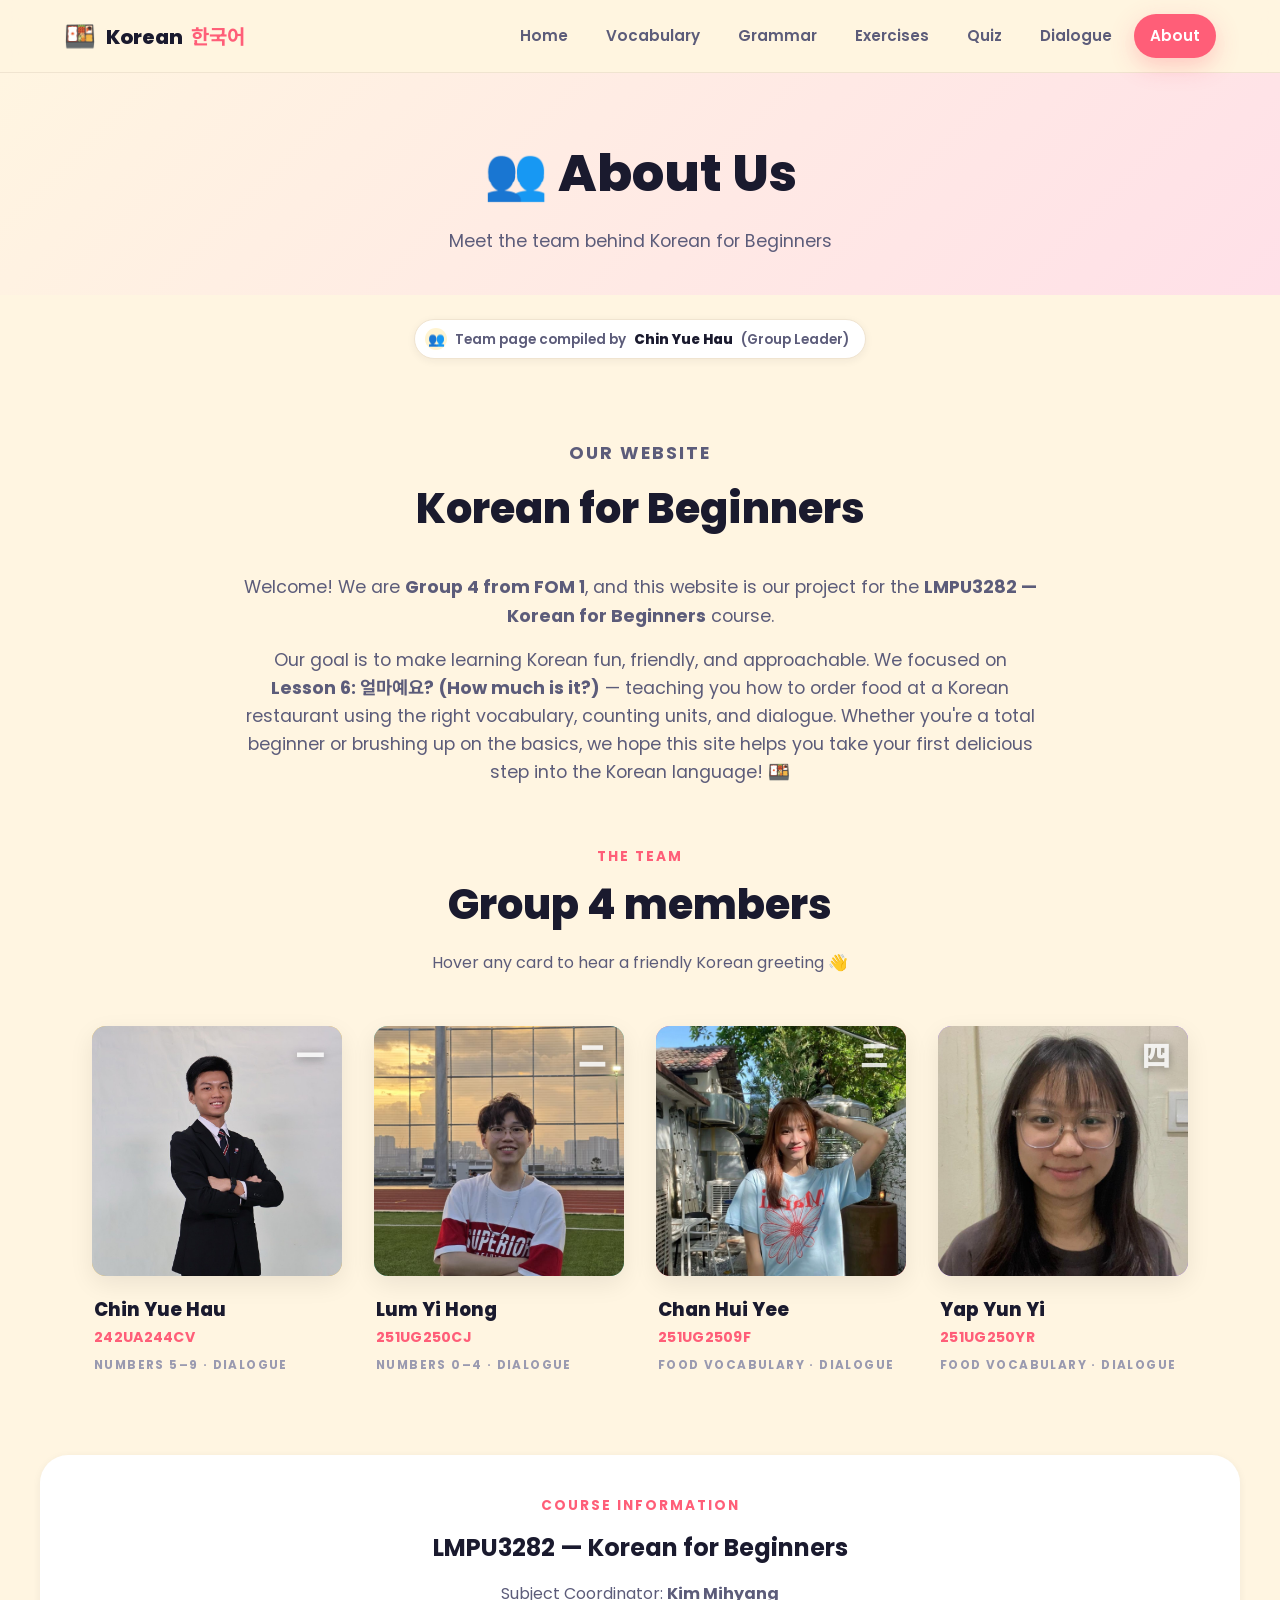
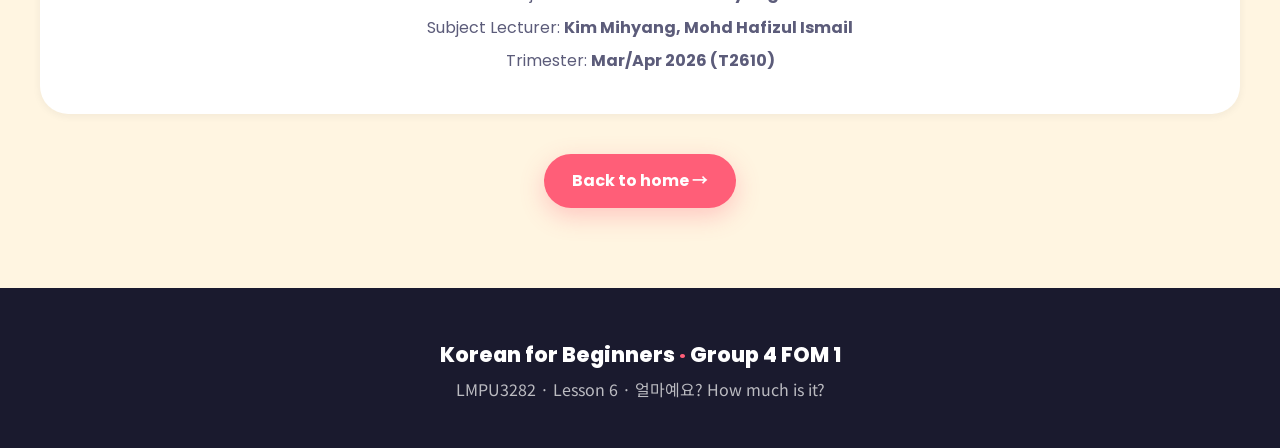
<file: about.html>
<!DOCTYPE html>
<html lang="en">
<head>
<meta charset="UTF-8">
<meta name="viewport" content="width=device-width, initial-scale=1.0">
<title>About · Korean for Beginners</title>
<link rel="preconnect" href="https://fonts.googleapis.com">
<link rel="preconnect" href="https://fonts.gstatic.com" crossorigin>
<link href="https://fonts.googleapis.com/css2?family=Noto+Sans+KR:wght@400;500;700;900&family=Poppins:wght@400;600;800&display=swap" rel="stylesheet">
<link rel="stylesheet" href="css/style.css">
</head>
<body>

<div class="scroll-progress" id="scrollProgress"></div>

<header class="navbar">
  <div class="nav-container">
    <a href="index.html" class="logo">
      <span class="logo-icon">🍱</span>
      <span class="logo-text">Korean <em>한국어</em></span>
    </a>
    <button class="nav-toggle" id="navToggle" aria-label="Toggle menu">
      <span></span><span></span><span></span>
    </button>
    <nav class="nav-menu" id="navMenu">
      <a href="index.html">Home</a>
      <a href="vocabulary.html">Vocabulary</a>
      <a href="grammar.html">Grammar</a>
      <a href="exercises.html">Exercises</a>
      <a href="quiz.html">Quiz</a>
      <a href="dialogue.html">Dialogue</a>
      <a href="about.html" class="active">About</a>
    </nav>
  </div>
</header>

<section class="page-header">
  <h1>👥 About Us</h1>
  <p>Meet the team behind Korean for Beginners</p>
</section>

<div class="contrib-bar reveal" style="margin-top: 24px;">
  <span class="contrib-chip chip-leader">
    <span class="contrib-icon">👥</span>
    Team page compiled by <strong>Chin Yue Hau</strong> (Group Leader)
  </span>
</div>

<section class="section">
  <div class="container">

    <!-- ===== Mission statement ===== -->
    <div class="about-intro reveal">
      <p class="section-eyebrow">Our website</p>
      <h2 class="section-title">Korean for Beginners</h2>
      <p>
        Welcome! We are <strong>Group 4 from FOM 1</strong>, and this website is our project for the
        <strong>LMPU3282 — Korean for Beginners</strong> course.
      </p>
      <p>
        Our goal is to make learning Korean fun, friendly, and approachable. We focused on
        <strong>Lesson 6: 얼마예요? (How much is it?)</strong> — teaching you how to order food at a Korean
        restaurant using the right vocabulary, counting units, and dialogue. Whether you're a total
        beginner or brushing up on the basics, we hope this site helps you take your first delicious
        step into the Korean language! 🍱
      </p>
    </div>

    <!-- ===== Team grid ===== -->
    <div class="reveal">
      <p class="section-eyebrow" style="text-align:center;">The team</p>
      <h2 class="section-title" style="text-align:center;">Group 4 members</h2>
      <p style="text-align:center; color: var(--text-soft); margin: -20px auto 50px; max-width: 540px;">
        Hover any card to hear a friendly Korean greeting 👋
      </p>

      <div class="team-grid">

        <!-- ===== MEMBER 1 ===== -->
        <div class="team-card" style="--portrait-bg: #FFC93C">
          <div class="team-portrait">
            <span class="portrait-watermark">一</span>
            <span class="portrait-emoji">🧑‍🎓</span>
            <img class="portrait-photo" src="images/member1.jpg" alt="">
            <span class="portrait-greeting">안녕하세요! Hello!</span>
          </div>
          <div class="team-info">
            <h3 class="team-name">Chin Yue Hau</h3>
            <p class="team-id">242UA244CV</p>
            <p class="team-role">Numbers 5–9 · Dialogue</p>
          </div>
        </div>

        <!-- ===== MEMBER 2 ===== -->
        <div class="team-card" style="--portrait-bg: #4ECDC4; --photo-y: 70%">
          <div class="team-portrait">
            <span class="portrait-watermark">二</span>
            <span class="portrait-emoji">👩‍🎓</span>
            <img class="portrait-photo" src="images/member2.jpg" alt="">
            <span class="portrait-greeting">반갑습니다! Nice to meet you!</span>
          </div>
          <div class="team-info">
            <h3 class="team-name">Lum Yi Hong</h3>
            <p class="team-id">251UG250CJ</p>
            <p class="team-role">Numbers 0–4 · Dialogue</p>
          </div>
        </div>

        <!-- ===== MEMBER 3 ===== -->
        <div class="team-card" style="--portrait-bg: #FF5E78">
          <div class="team-portrait">
            <span class="portrait-watermark">三</span>
            <span class="portrait-emoji">🧑‍🎤</span>
            <img class="portrait-photo" src="images/member3.jpg" alt="">
            <span class="portrait-greeting">안녕! Hi!</span>
          </div>
          <div class="team-info">
            <h3 class="team-name">Chan Hui Yee</h3>
            <p class="team-id">251UG2509F</p>
            <p class="team-role">Food Vocabulary · Dialogue</p>
          </div>
        </div>

        <!-- ===== MEMBER 4 ===== -->
        <div class="team-card" style="--portrait-bg: #9D6CFF">
          <div class="team-portrait">
            <span class="portrait-watermark">四</span>
            <span class="portrait-emoji">👨‍💻</span>
            <img class="portrait-photo" src="images/member4.jpg" alt="">
            <span class="portrait-greeting">어서 오세요! Welcome!</span>
          </div>
          <div class="team-info">
            <h3 class="team-name">Yap Yun Yi</h3>
            <p class="team-id">251UG250YR</p>
            <p class="team-role">Food Vocabulary · Dialogue</p>
          </div>
        </div>

      </div>
    </div>

    <!-- ===== Course info ===== -->
    <div class="reveal" style="margin-top: 80px; text-align: center; background: white; padding: 40px; border-radius: var(--radius-lg); box-shadow: var(--shadow-sm);">
      <p class="section-eyebrow">Course Information</p>
      <h3 style="margin-bottom: 14px; font-size: 1.5rem;">LMPU3282 — Korean for Beginners</h3>
      <p style="color: var(--text-soft); margin-bottom: 8px;">Subject Coordinator: <strong>Kim Mihyang</strong></p>
      <p style="color: var(--text-soft); margin-bottom: 8px;">Subject Lecturer: <strong>Kim Mihyang, Mohd Hafizul Ismail</strong></p>
      <p style="color: var(--text-soft);">Trimester: <strong>Mar/Apr 2026 (T2610)</strong></p>
    </div>

    <div style="text-align: center; margin-top: 40px;" class="reveal">
      <a href="index.html" class="btn btn-primary">Back to home →</a>
    </div>

  </div>
</section>

<footer class="footer">
  <div class="container">
    <p class="footer-title">Korean for Beginners <span>·</span> Group 4 FOM 1</p>
    <p class="footer-sub">LMPU3282 · Lesson 6 · 얼마예요? How much is it?</p>
  </div>
</footer>

<script src="js/main.js"></script>
</body>
</html>
</file>
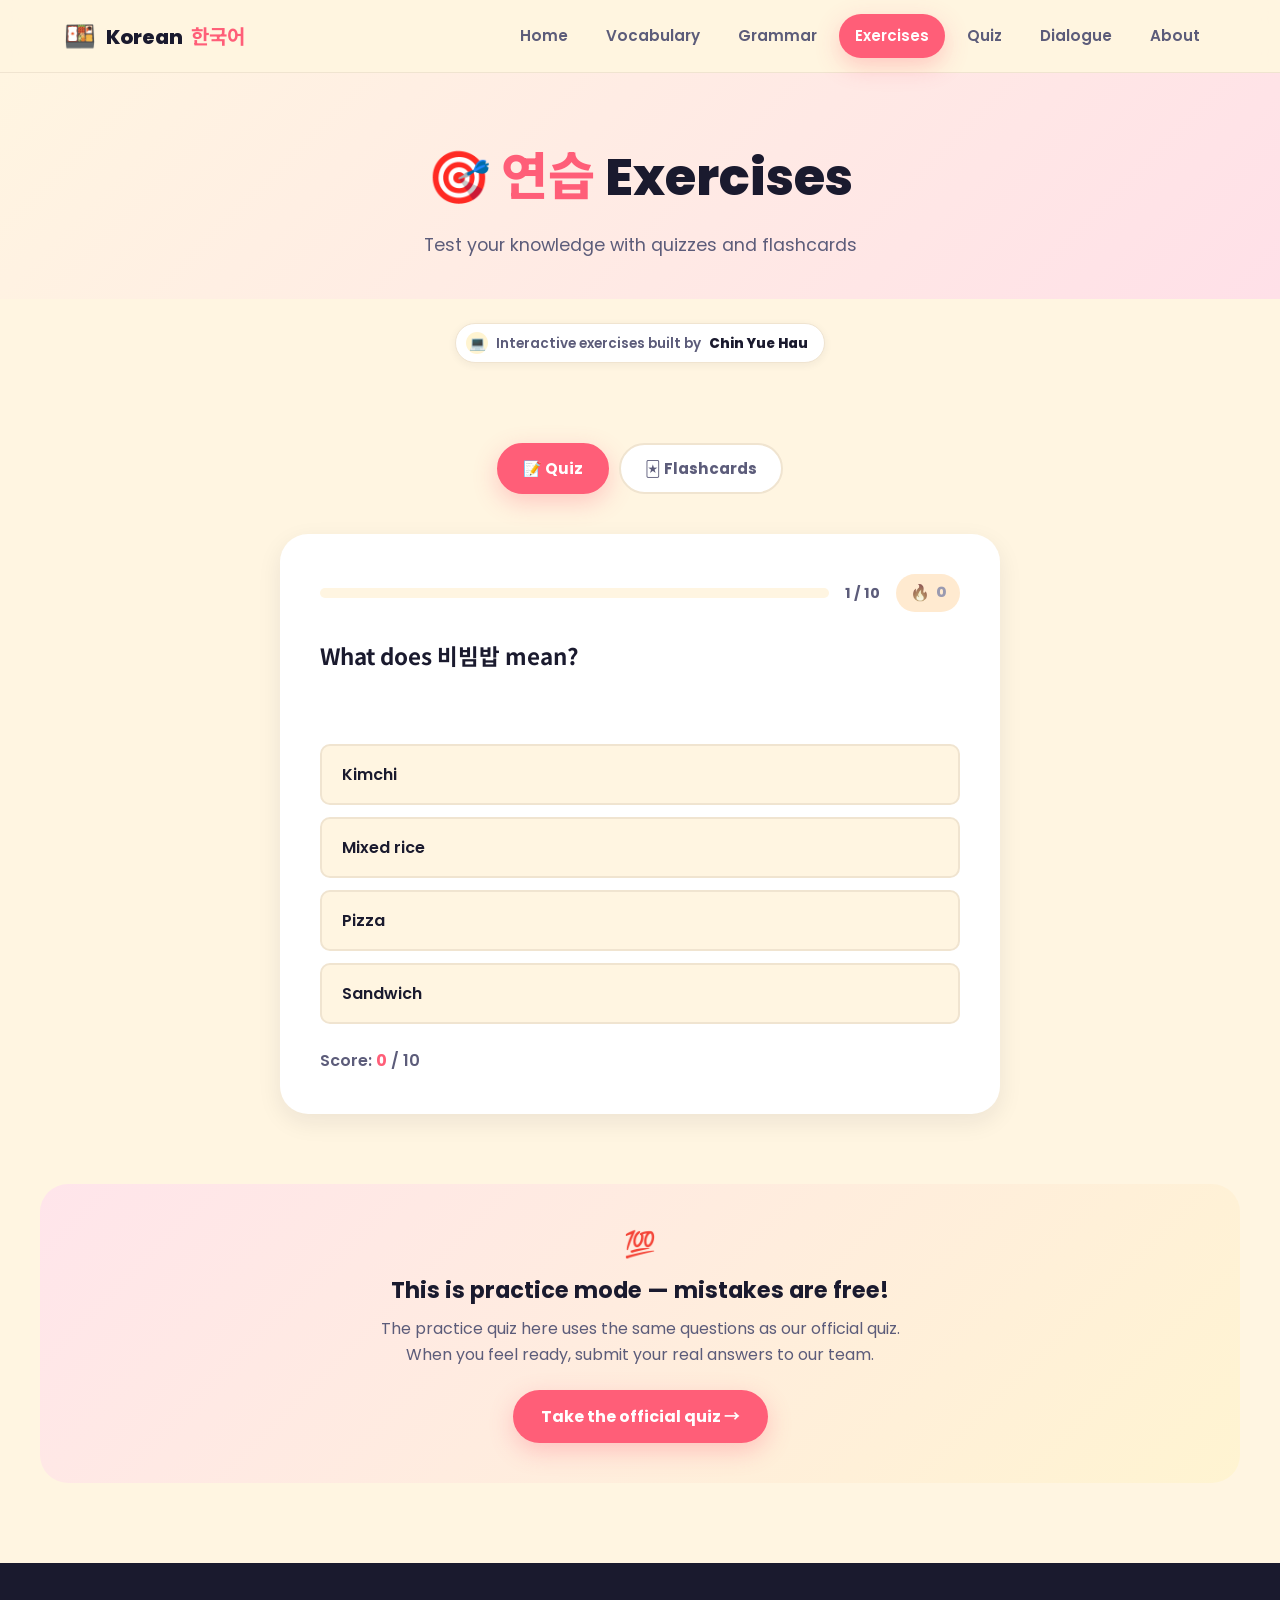
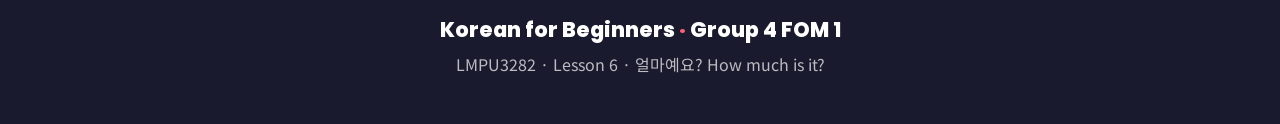
<file: exercises.html>
<!DOCTYPE html>
<html lang="en">
<head>
<meta charset="UTF-8">
<meta name="viewport" content="width=device-width, initial-scale=1.0">
<title>Exercises · Korean for Beginners</title>
<link rel="preconnect" href="https://fonts.googleapis.com">
<link rel="preconnect" href="https://fonts.gstatic.com" crossorigin>
<link href="https://fonts.googleapis.com/css2?family=Noto+Sans+KR:wght@400;500;700;900&family=Poppins:wght@400;600;800&display=swap" rel="stylesheet">
<link rel="stylesheet" href="css/style.css">
</head>
<body>

<div class="scroll-progress" id="scrollProgress"></div>

<header class="navbar">
  <div class="nav-container">
    <a href="index.html" class="logo">
      <span class="logo-icon">🍱</span>
      <span class="logo-text">Korean <em>한국어</em></span>
    </a>
    <button class="nav-toggle" id="navToggle" aria-label="Toggle menu">
      <span></span><span></span><span></span>
    </button>
    <nav class="nav-menu" id="navMenu">
      <a href="index.html">Home</a>
      <a href="vocabulary.html">Vocabulary</a>
      <a href="grammar.html">Grammar</a>
      <a href="exercises.html" class="active">Exercises</a>
      <a href="quiz.html">Quiz</a>
      <a href="dialogue.html">Dialogue</a>
      <a href="about.html">About</a>
    </nav>
  </div>
</header>

<section class="page-header">
  <h1>🎯 <span class="korean-title">연습</span> Exercises</h1>
  <p>Test your knowledge with quizzes and flashcards</p>
</section>

<div class="contrib-bar reveal" style="margin-top: 24px;">
  <span class="contrib-chip chip-leader">
    <span class="contrib-icon">💻</span>
    Interactive exercises built by <strong>Chin Yue Hau</strong>
  </span>
</div>

<section class="section">
  <div class="container">

    <div class="tabs reveal">
      <button class="tab-btn active" data-tab="quiz">📝 Quiz</button>
      <button class="tab-btn" data-tab="flashcards">🃏 Flashcards</button>
    </div>

    <!-- ===== QUIZ TAB ===== -->
    <div class="tab-content active" id="tab-quiz">
      <div class="quiz-container">
        <!-- The quiz UI is populated by js/quiz.js using js/quiz-data.js -->
        <div id="quizApp"></div>
      </div>
    </div>

    <!-- ===== FLASHCARDS TAB ===== -->
    <div class="tab-content" id="tab-flashcards">
      <div class="flashcard-stage">
        <!-- The flashcard UI is populated by js/flashcards.js using js/flashcard-data.js -->
        <div id="flashcardApp"></div>
      </div>
    </div>

    <!-- ===== Link to the official quiz ===== -->
    <div class="reveal" style="margin-top: 70px; text-align: center; background: linear-gradient(135deg, var(--coral-light), var(--yellow-light)); padding: 40px 24px; border-radius: var(--radius-lg);">
      <p style="font-size: 1.6rem; margin-bottom: 8px;">💯</p>
      <h3 style="font-size: 1.4rem; margin-bottom: 8px;">This is practice mode — mistakes are free!</h3>
      <p style="color: var(--text-soft); margin-bottom: 22px; max-width: 520px; margin-left: auto; margin-right: auto;">
        The practice quiz here uses the same questions as our official quiz.
        When you feel ready, submit your real answers to our team.
      </p>
      <a href="quiz.html" class="btn btn-primary">Take the official quiz →</a>
    </div>

  </div>
</section>

<footer class="footer">
  <div class="container">
    <p class="footer-title">Korean for Beginners <span>·</span> Group 4 FOM 1</p>
    <p class="footer-sub">LMPU3282 · Lesson 6 · 얼마예요? How much is it?</p>
  </div>
</footer>

<script src="js/main.js"></script>
<script src="js/quiz-data.js"></script>
<script src="js/flashcard-data.js"></script>
<script src="js/quiz.js"></script>
<script src="js/flashcards.js"></script>
</body>
</html>
</file>
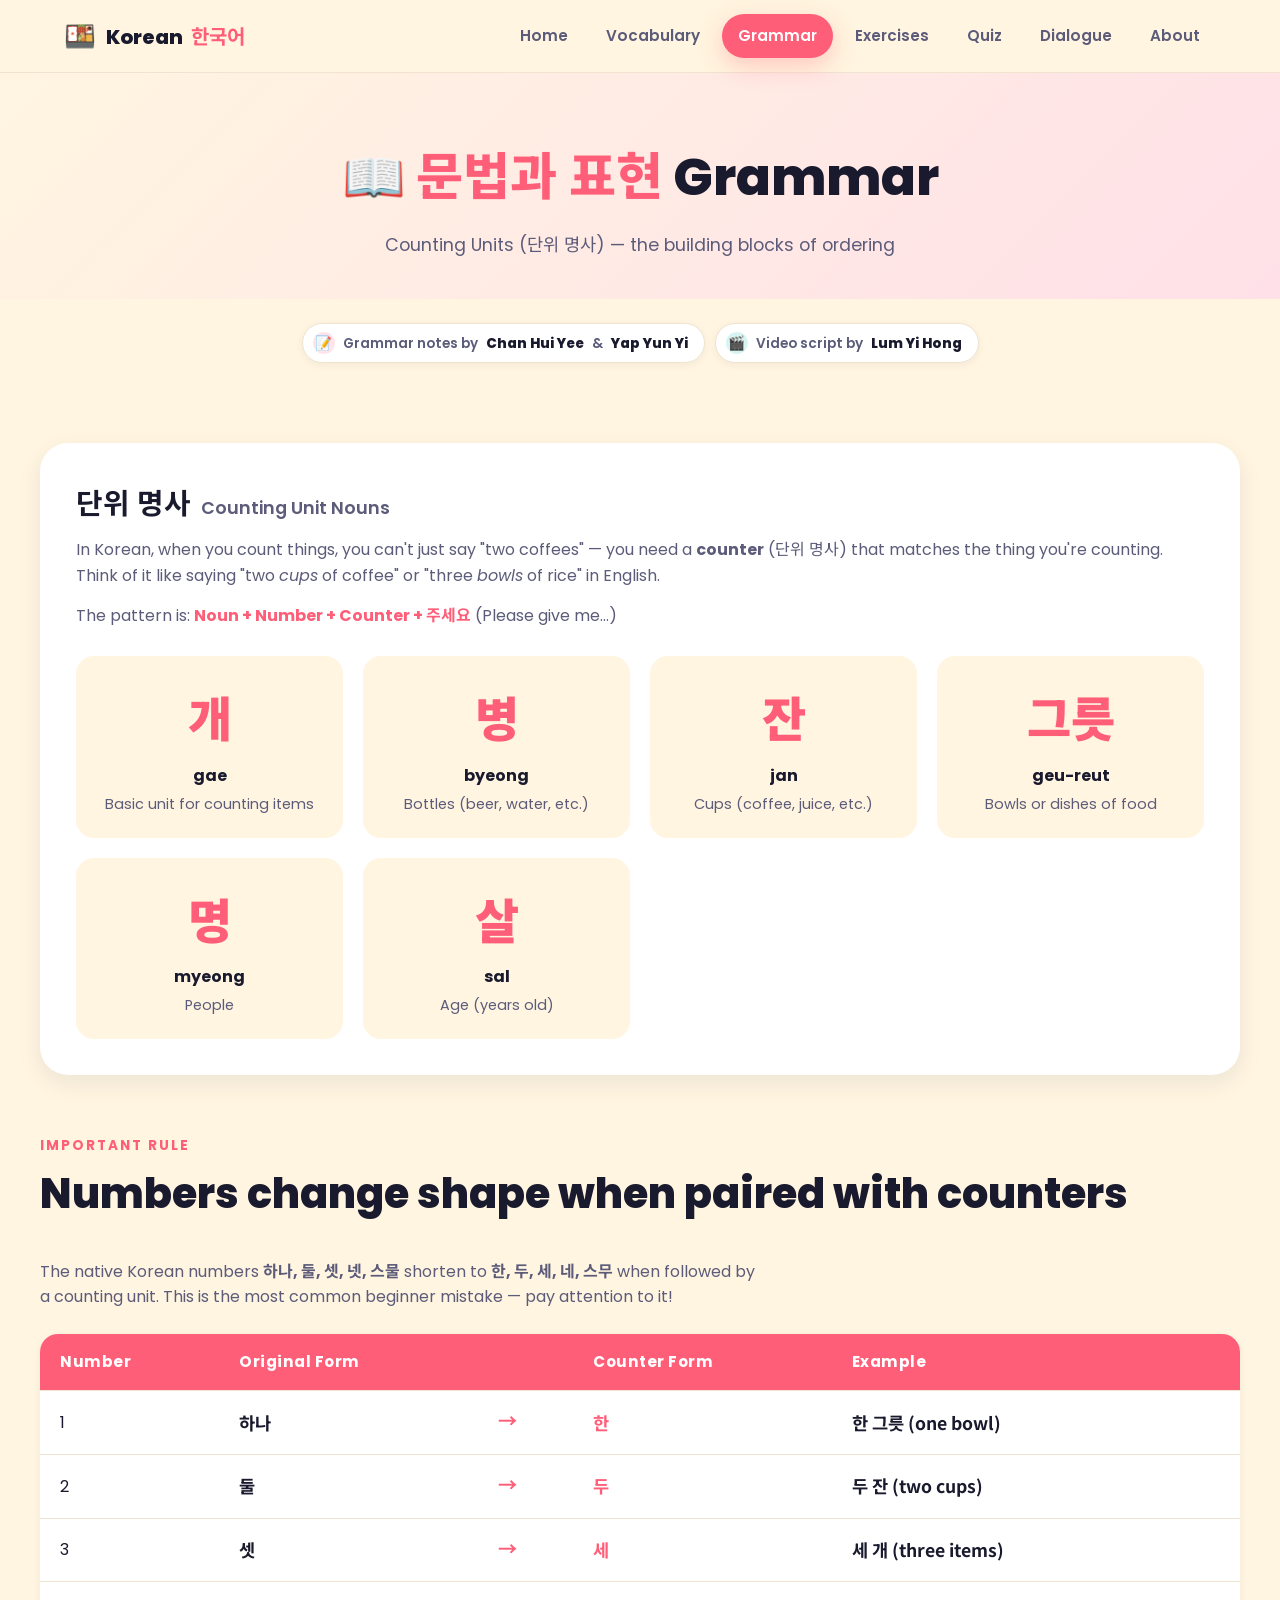
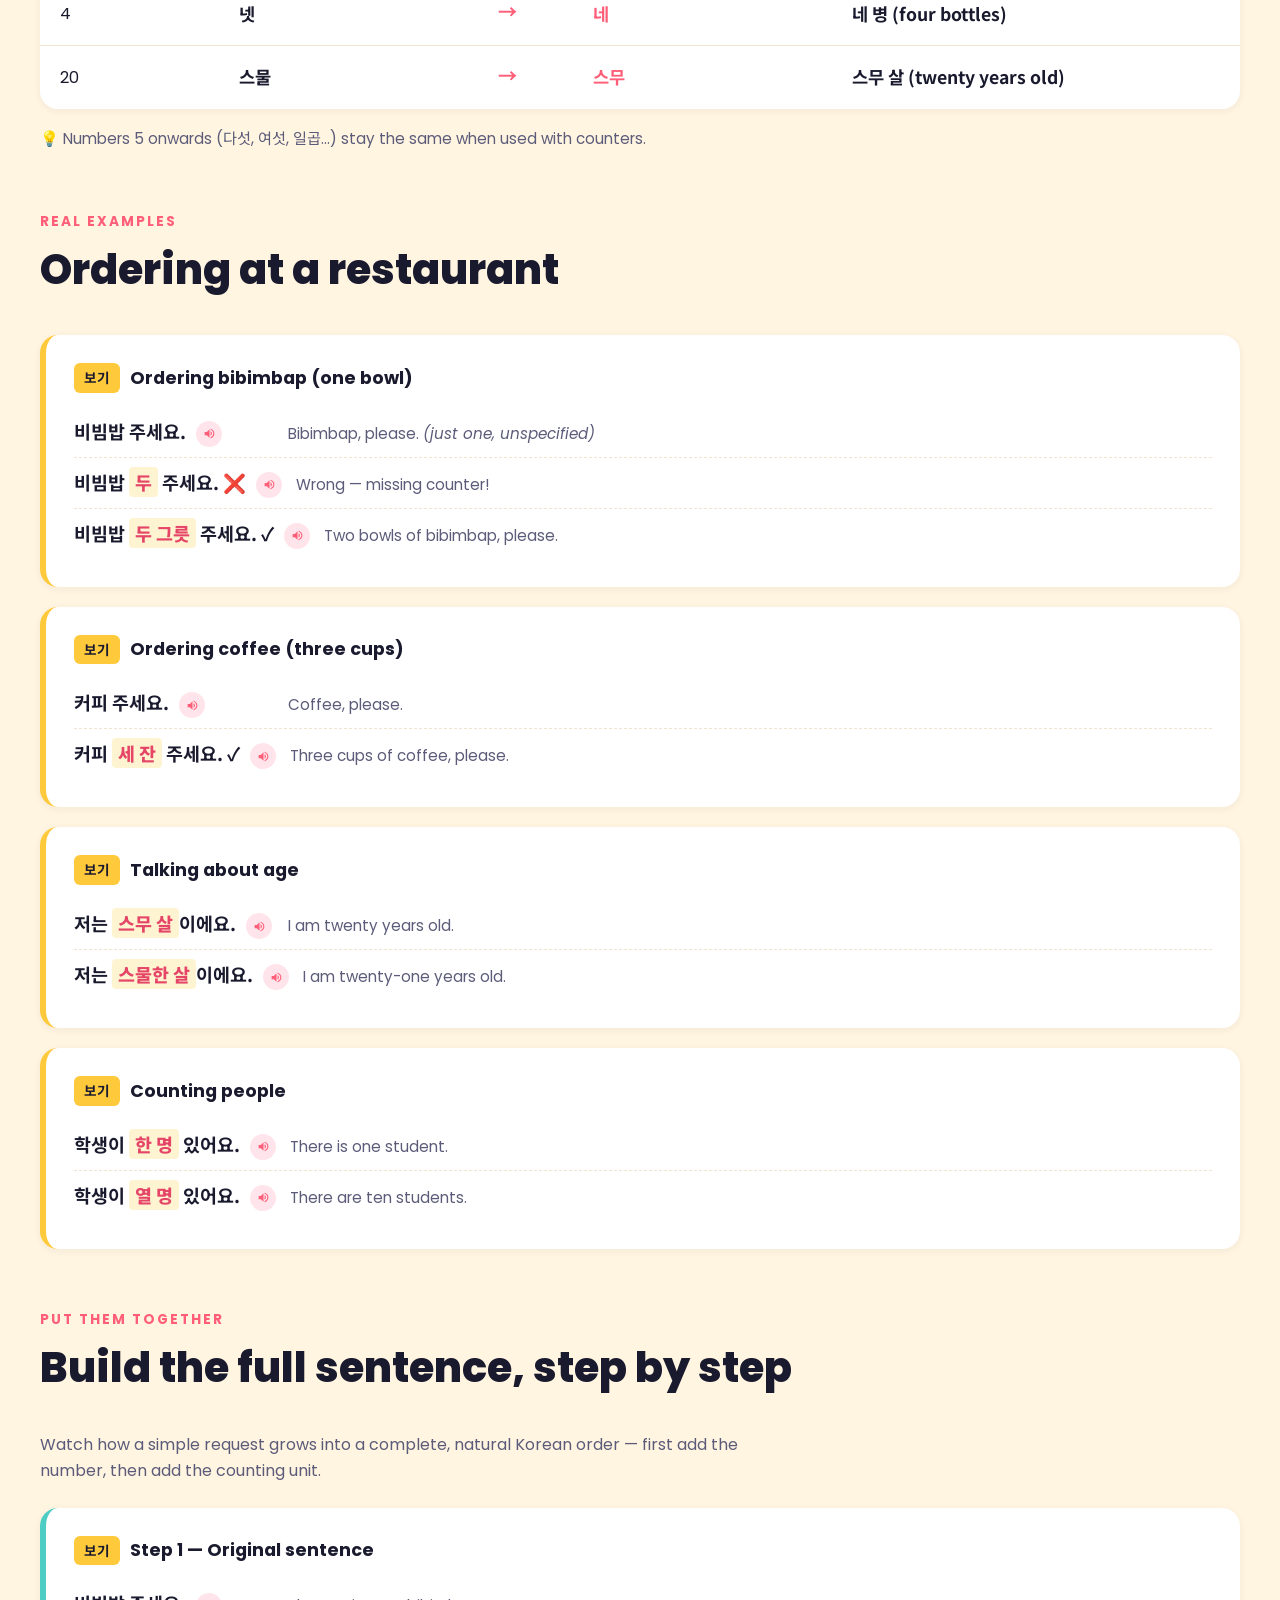
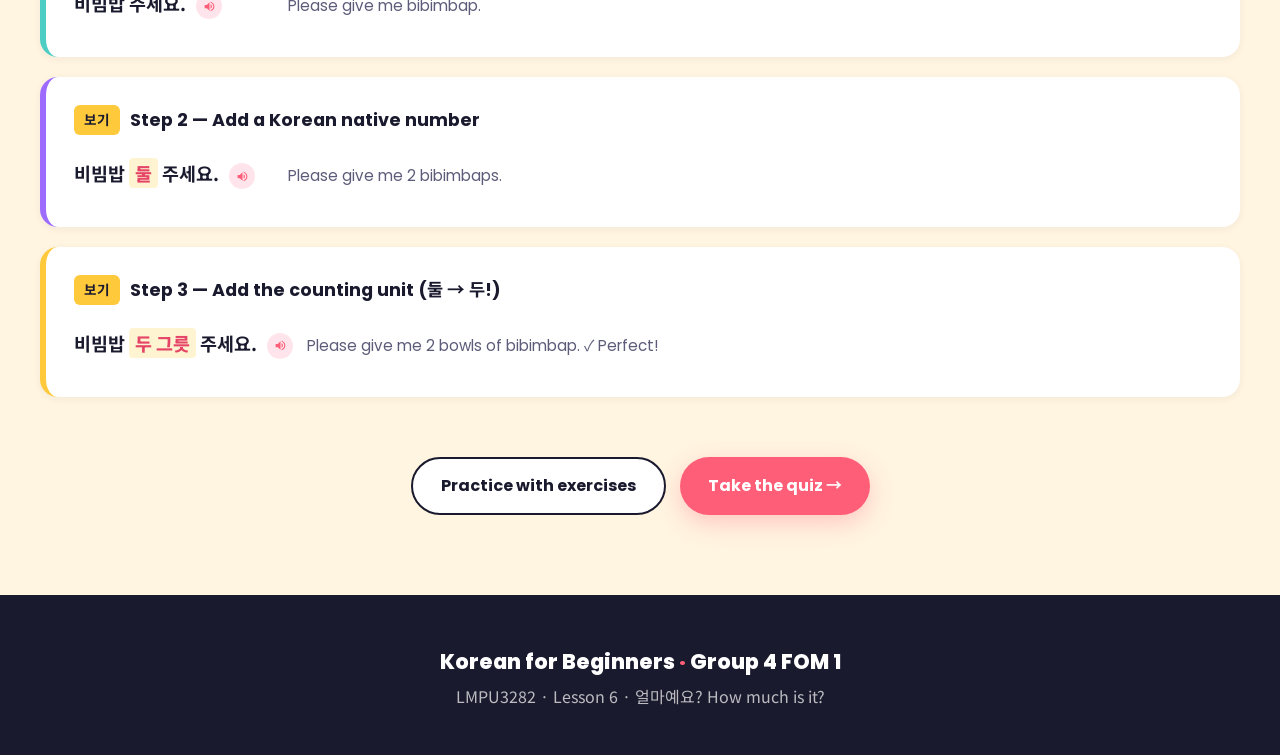
<file: grammar.html>
<!DOCTYPE html>
<html lang="en">
<head>
<meta charset="UTF-8">
<meta name="viewport" content="width=device-width, initial-scale=1.0">
<title>Grammar · Korean for Beginners</title>
<link rel="preconnect" href="https://fonts.googleapis.com">
<link rel="preconnect" href="https://fonts.gstatic.com" crossorigin>
<link href="https://fonts.googleapis.com/css2?family=Noto+Sans+KR:wght@400;500;700;900&family=Poppins:wght@400;600;800&display=swap" rel="stylesheet">
<link rel="stylesheet" href="css/style.css">
</head>
<body>

<div class="scroll-progress" id="scrollProgress"></div>

<header class="navbar">
  <div class="nav-container">
    <a href="index.html" class="logo">
      <span class="logo-icon">🍱</span>
      <span class="logo-text">Korean <em>한국어</em></span>
    </a>
    <button class="nav-toggle" id="navToggle" aria-label="Toggle menu">
      <span></span><span></span><span></span>
    </button>
    <nav class="nav-menu" id="navMenu">
      <a href="index.html">Home</a>
      <a href="vocabulary.html">Vocabulary</a>
      <a href="grammar.html" class="active">Grammar</a>
      <a href="exercises.html">Exercises</a>
      <a href="quiz.html">Quiz</a>
      <a href="dialogue.html">Dialogue</a>
      <a href="about.html">About</a>
    </nav>
  </div>
</header>

<section class="page-header">
  <h1>📖 <span class="korean-title">문법과 표현</span> Grammar</h1>
  <p>Counting Units (단위 명사) — the building blocks of ordering</p>
</section>

<div class="contrib-bar reveal" style="margin-top: 24px;">
  <span class="contrib-chip">
    <span class="contrib-icon">📝</span>
    Grammar notes by <strong>Chan Hui Yee</strong> &amp; <strong>Yap Yun Yi</strong>
  </span>
  <span class="contrib-chip chip-teal">
    <span class="contrib-icon">🎬</span>
    Video script by <strong>Lum Yi Hong</strong>
  </span>
</div>

<section class="section">
  <div class="container">

    <!-- ===== Intro: Counting Units ===== -->
    <div class="grammar-section reveal">
      <div class="grammar-intro">
        <h3>단위 명사<span class="en">Counting Unit Nouns</span></h3>
        <p style="color: var(--text-soft); margin-bottom: 14px;">
          In Korean, when you count things, you can't just say "two coffees" — you need a <strong>counter</strong>
          (단위 명사) that matches the thing you're counting. Think of it like saying "two <em>cups</em> of coffee"
          or "three <em>bowls</em> of rice" in English.
        </p>
        <p style="color: var(--text-soft);">
          The pattern is: <strong style="color: var(--coral);">Noun + Number + Counter + 주세요</strong> (Please give me…)
        </p>

        <div class="counter-grid">
          <div class="counter-item">
            <div class="counter-hangul">개</div>
            <div class="counter-name">gae</div>
            <div class="counter-desc">Basic unit for counting items</div>
          </div>
          <div class="counter-item">
            <div class="counter-hangul">병</div>
            <div class="counter-name">byeong</div>
            <div class="counter-desc">Bottles (beer, water, etc.)</div>
          </div>
          <div class="counter-item">
            <div class="counter-hangul">잔</div>
            <div class="counter-name">jan</div>
            <div class="counter-desc">Cups (coffee, juice, etc.)</div>
          </div>
          <div class="counter-item">
            <div class="counter-hangul">그릇</div>
            <div class="counter-name">geu-reut</div>
            <div class="counter-desc">Bowls or dishes of food</div>
          </div>
          <div class="counter-item">
            <div class="counter-hangul">명</div>
            <div class="counter-name">myeong</div>
            <div class="counter-desc">People</div>
          </div>
          <div class="counter-item">
            <div class="counter-hangul">살</div>
            <div class="counter-name">sal</div>
            <div class="counter-desc">Age (years old)</div>
          </div>
        </div>
      </div>
    </div>

    <!-- ===== Irregular numbers ===== -->
    <div class="grammar-section reveal">
      <p class="section-eyebrow">Important rule</p>
      <h2 class="section-title">Numbers change shape when paired with counters</h2>
      <p style="color: var(--text-soft); margin-bottom: 24px; max-width: 720px;">
        The native Korean numbers <strong>하나, 둘, 셋, 넷, 스물</strong> shorten to
        <strong>한, 두, 세, 네, 스무</strong> when followed by a counting unit. This is the most common
        beginner mistake — pay attention to it!
      </p>

      <table class="irregular-table">
        <thead>
          <tr>
            <th>Number</th>
            <th>Original Form</th>
            <th></th>
            <th>Counter Form</th>
            <th>Example</th>
          </tr>
        </thead>
        <tbody>
          <tr>
            <td>1</td>
            <td class="hangul-cell">하나</td>
            <td class="arrow">→</td>
            <td class="hangul-cell" style="color: var(--coral);">한</td>
            <td class="hangul-cell">한 그릇 (one bowl)</td>
          </tr>
          <tr>
            <td>2</td>
            <td class="hangul-cell">둘</td>
            <td class="arrow">→</td>
            <td class="hangul-cell" style="color: var(--coral);">두</td>
            <td class="hangul-cell">두 잔 (two cups)</td>
          </tr>
          <tr>
            <td>3</td>
            <td class="hangul-cell">셋</td>
            <td class="arrow">→</td>
            <td class="hangul-cell" style="color: var(--coral);">세</td>
            <td class="hangul-cell">세 개 (three items)</td>
          </tr>
          <tr>
            <td>4</td>
            <td class="hangul-cell">넷</td>
            <td class="arrow">→</td>
            <td class="hangul-cell" style="color: var(--coral);">네</td>
            <td class="hangul-cell">네 병 (four bottles)</td>
          </tr>
          <tr>
            <td>20</td>
            <td class="hangul-cell">스물</td>
            <td class="arrow">→</td>
            <td class="hangul-cell" style="color: var(--coral);">스무</td>
            <td class="hangul-cell">스무 살 (twenty years old)</td>
          </tr>
        </tbody>
      </table>
      <p style="margin-top: 18px; color: var(--text-soft); font-size: 0.95rem;">
        💡 Numbers 5 onwards (다섯, 여섯, 일곱…) stay the same when used with counters.
      </p>
    </div>

    <!-- ===== Examples: Food ===== -->
    <div class="grammar-section reveal">
      <p class="section-eyebrow">Real examples</p>
      <h2 class="section-title">Ordering at a restaurant</h2>

      <div class="example-box">
        <h4>Ordering bibimbap (one bowl)</h4>
        <div class="example-line">
          <span class="korean">비빔밥 주세요.</span>
          <span class="english">Bibimbap, please. <em>(just one, unspecified)</em></span>
        </div>
        <div class="example-line">
          <span class="korean">비빔밥 <span class="highlight">두</span> 주세요. ❌</span>
          <span class="english">Wrong — missing counter!</span>
        </div>
        <div class="example-line">
          <span class="korean">비빔밥 <span class="highlight">두 그릇</span> 주세요. ✓</span>
          <span class="english">Two bowls of bibimbap, please.</span>
        </div>
      </div>

      <div class="example-box">
        <h4>Ordering coffee (three cups)</h4>
        <div class="example-line">
          <span class="korean">커피 주세요.</span>
          <span class="english">Coffee, please.</span>
        </div>
        <div class="example-line">
          <span class="korean">커피 <span class="highlight">세 잔</span> 주세요. ✓</span>
          <span class="english">Three cups of coffee, please.</span>
        </div>
      </div>

      <div class="example-box">
        <h4>Talking about age</h4>
        <div class="example-line">
          <span class="korean">저는 <span class="highlight">스무 살</span>이에요.</span>
          <span class="english">I am twenty years old.</span>
        </div>
        <div class="example-line">
          <span class="korean">저는 <span class="highlight">스물한 살</span>이에요.</span>
          <span class="english">I am twenty-one years old.</span>
        </div>
      </div>

      <div class="example-box">
        <h4>Counting people</h4>
        <div class="example-line">
          <span class="korean">학생이 <span class="highlight">한 명</span> 있어요.</span>
          <span class="english">There is one student.</span>
        </div>
        <div class="example-line">
          <span class="korean">학생이 <span class="highlight">열 명</span> 있어요.</span>
          <span class="english">There are ten students.</span>
        </div>
      </div>
    </div>

    <!-- ===== Put them together ===== -->
    <div class="grammar-section reveal">
      <p class="section-eyebrow">Put them together</p>
      <h2 class="section-title">Build the full sentence, step by step</h2>
      <p style="color: var(--text-soft); margin-bottom: 24px; max-width: 720px;">
        Watch how a simple request grows into a complete, natural Korean order —
        first add the number, then add the counting unit.
      </p>

      <div class="example-box" style="border-left-color: var(--teal);">
        <h4>Step 1 — Original sentence</h4>
        <div class="example-line">
          <span class="korean">비빔밥 주세요.</span>
          <span class="english">Please give me bibimbap.</span>
        </div>
      </div>

      <div class="example-box" style="border-left-color: var(--purple);">
        <h4>Step 2 — Add a Korean native number</h4>
        <div class="example-line">
          <span class="korean">비빔밥 <span class="highlight">둘</span> 주세요.</span>
          <span class="english">Please give me 2 bibimbaps.</span>
        </div>
      </div>

      <div class="example-box">
        <h4>Step 3 — Add the counting unit (둘 → 두!)</h4>
        <div class="example-line">
          <span class="korean">비빔밥 <span class="highlight">두 그릇</span> 주세요.</span>
          <span class="english">Please give me 2 bowls of bibimbap. ✓ Perfect!</span>
        </div>
      </div>
    </div>

    <div style="text-align: center; margin-top: 40px; display: flex; gap: 14px; justify-content: center; flex-wrap: wrap;" class="reveal">
      <a href="exercises.html" class="btn btn-ghost">Practice with exercises</a>
      <a href="quiz.html" class="btn btn-primary">Take the quiz →</a>
    </div>

  </div>
</section>

<footer class="footer">
  <div class="container">
    <p class="footer-title">Korean for Beginners <span>·</span> Group 4 FOM 1</p>
    <p class="footer-sub">LMPU3282 · Lesson 6 · 얼마예요? How much is it?</p>
  </div>
</footer>

<script src="js/main.js"></script>
</body>
</html>
</file>
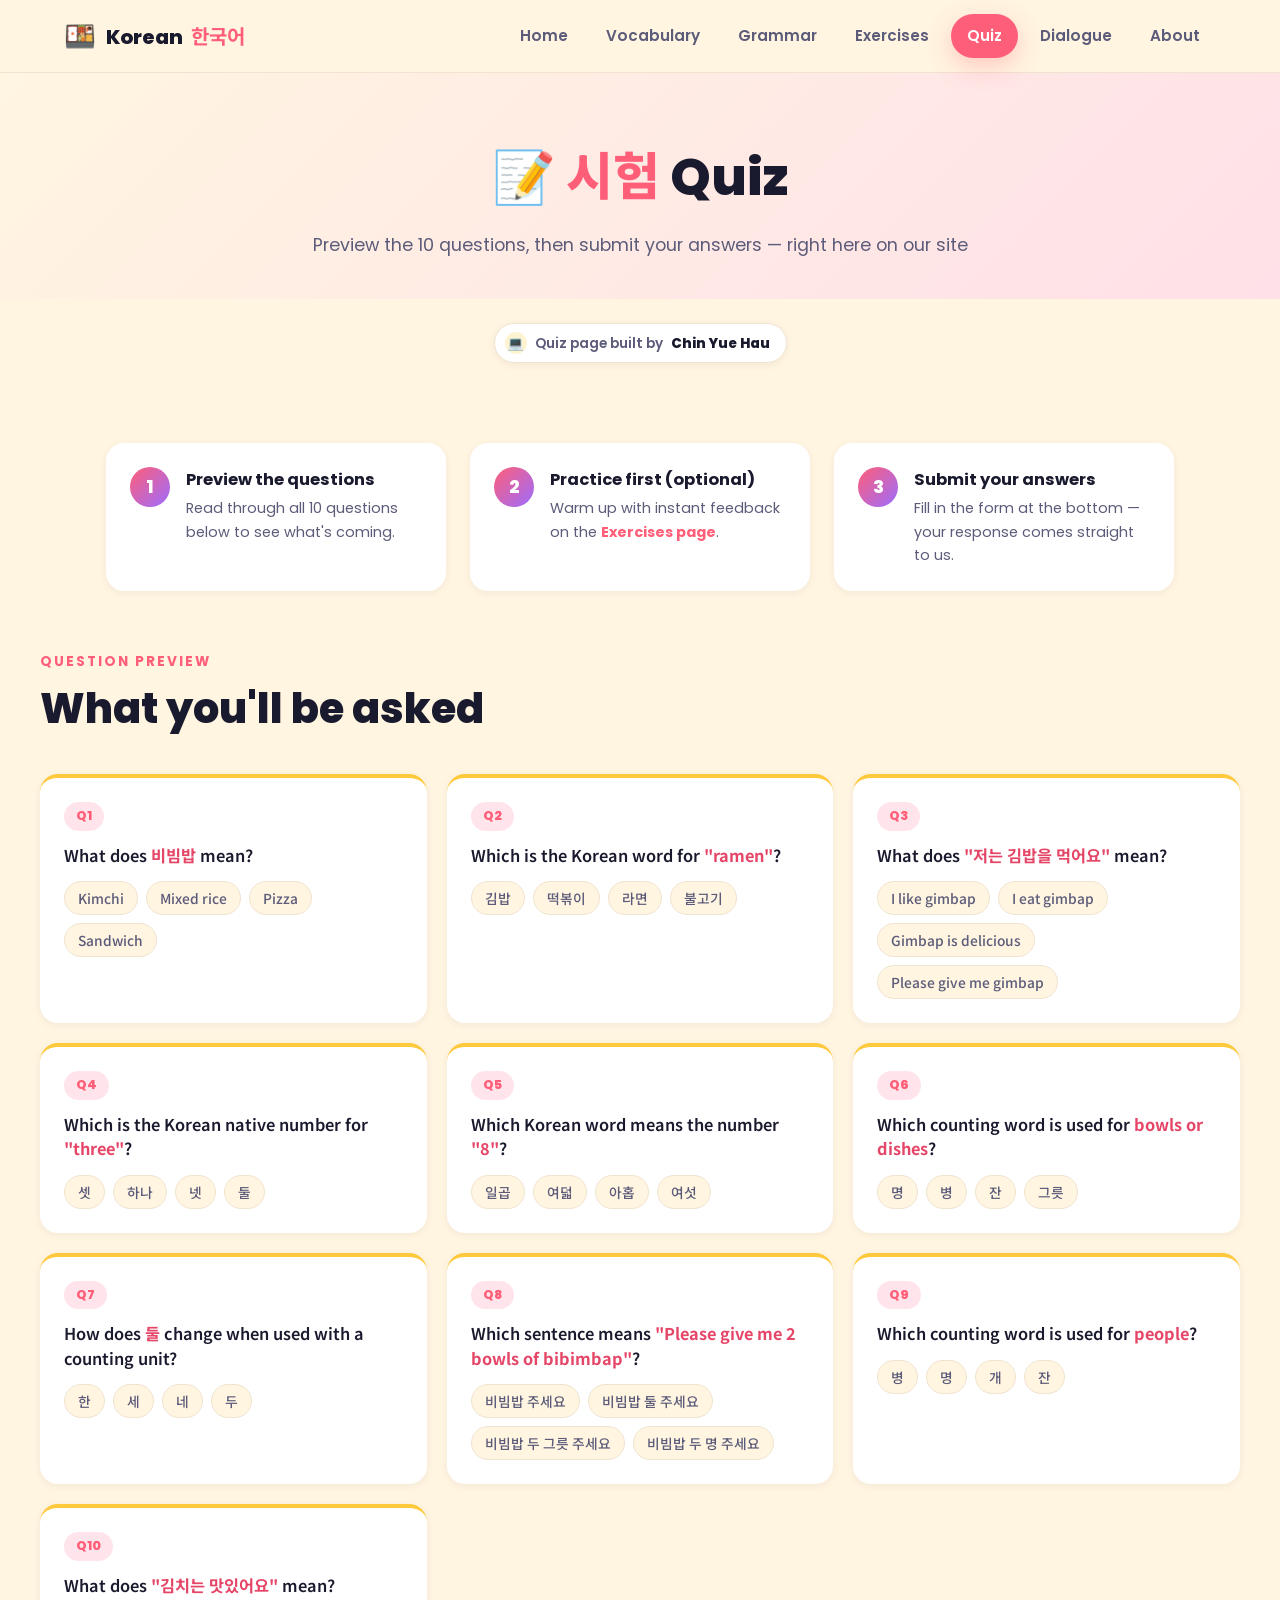
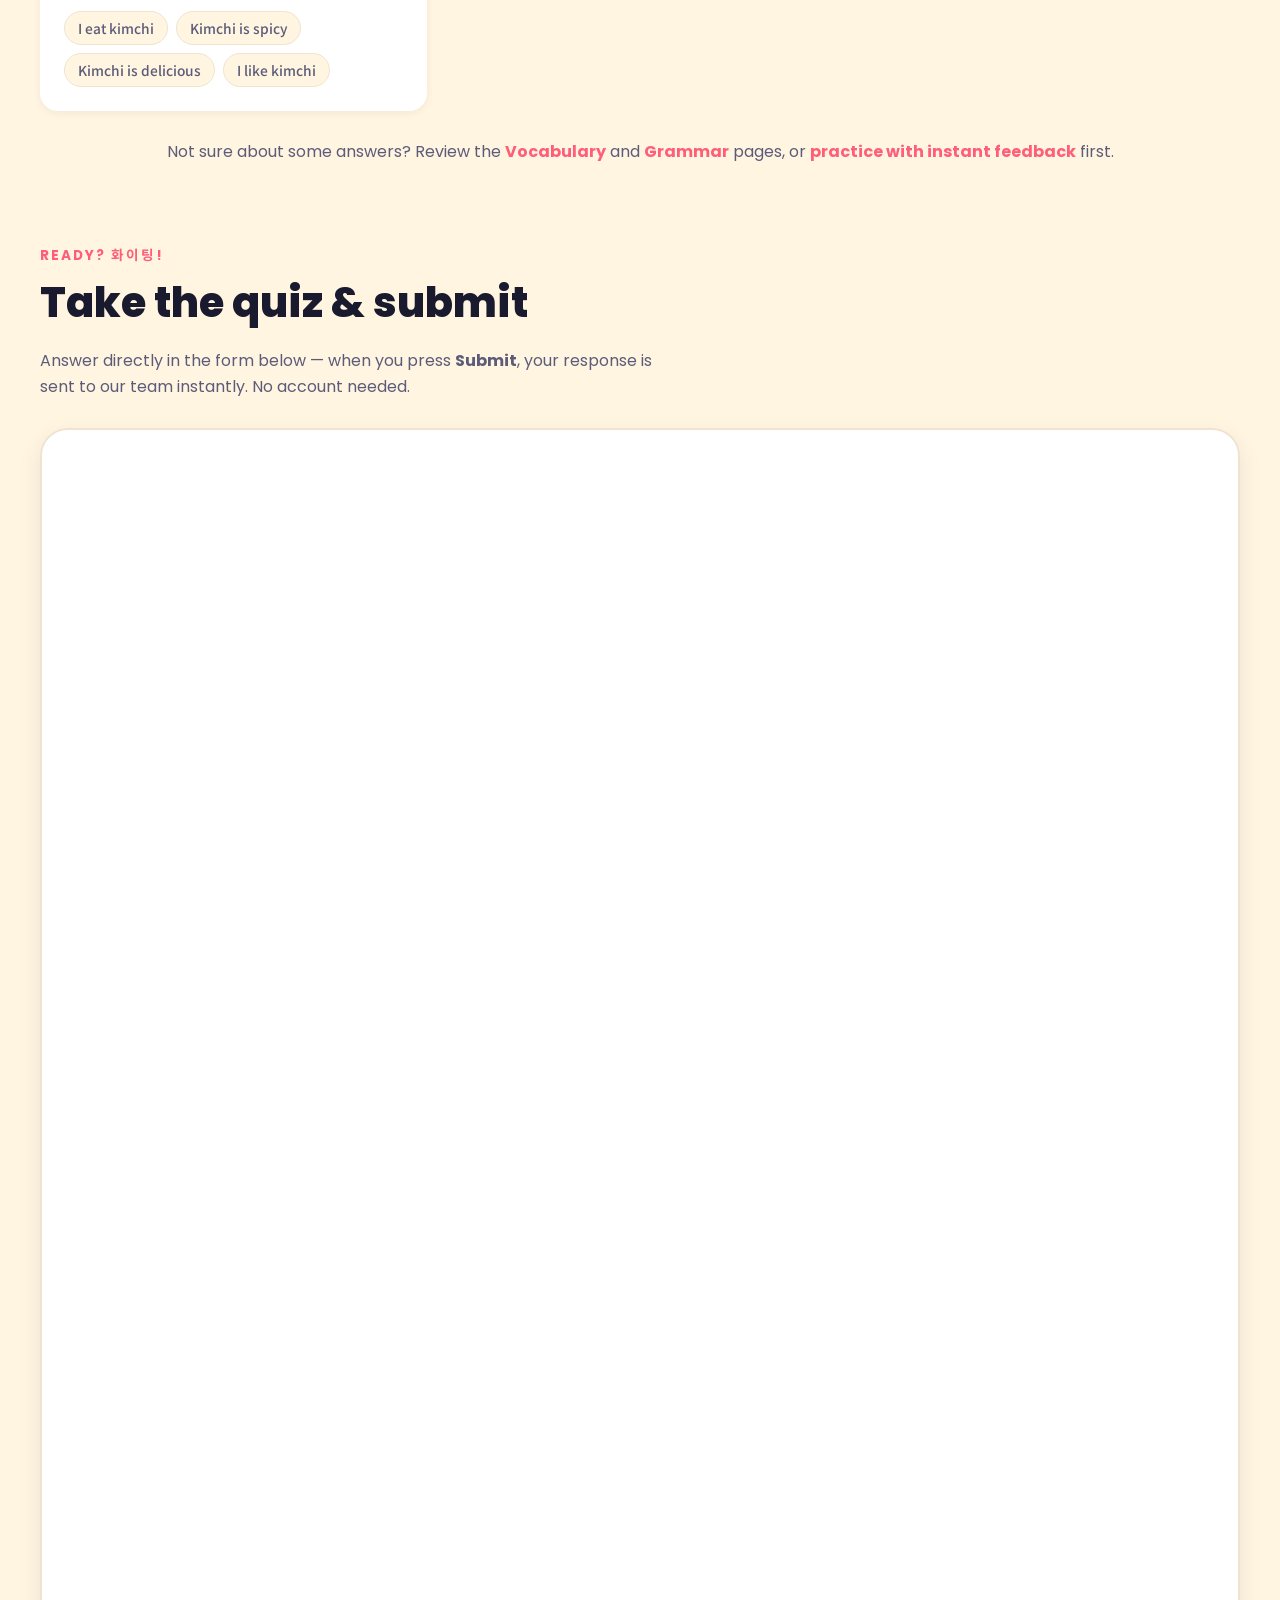
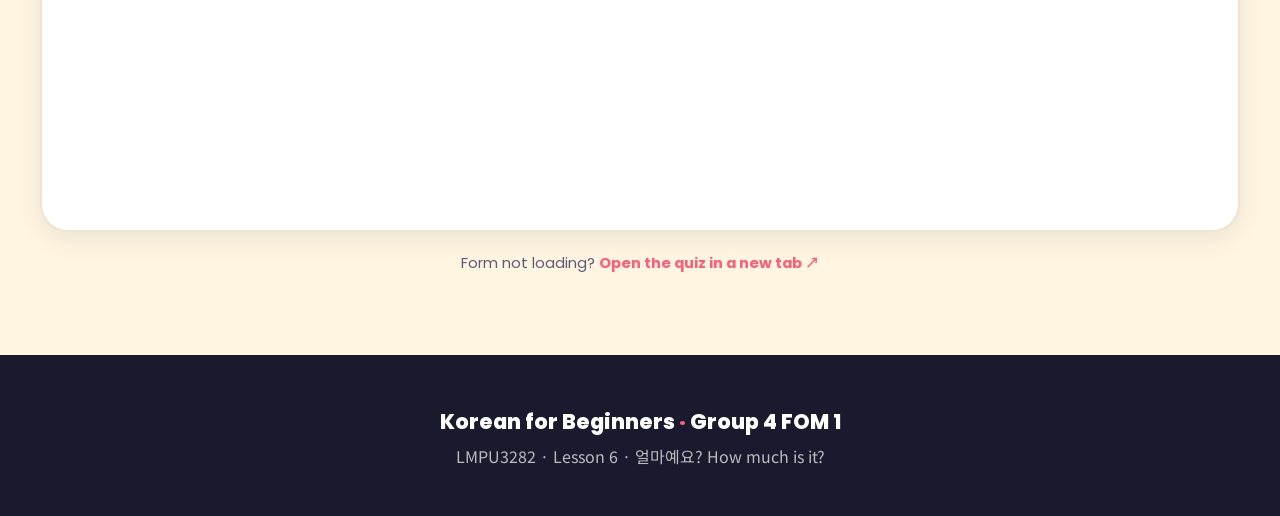
<file: quiz.html>
<!DOCTYPE html>
<html lang="en">
<head>
<meta charset="UTF-8">
<meta name="viewport" content="width=device-width, initial-scale=1.0">
<title>Quiz · Korean for Beginners</title>
<link rel="preconnect" href="https://fonts.googleapis.com">
<link rel="preconnect" href="https://fonts.gstatic.com" crossorigin>
<link href="https://fonts.googleapis.com/css2?family=Noto+Sans+KR:wght@400;500;700;900&family=Poppins:wght@400;600;800&display=swap" rel="stylesheet">
<link rel="stylesheet" href="css/style.css">
</head>
<body>

<div class="scroll-progress" id="scrollProgress"></div>

<header class="navbar">
  <div class="nav-container">
    <a href="index.html" class="logo">
      <span class="logo-icon">🍱</span>
      <span class="logo-text">Korean <em>한국어</em></span>
    </a>
    <button class="nav-toggle" id="navToggle" aria-label="Toggle menu">
      <span></span><span></span><span></span>
    </button>
    <nav class="nav-menu" id="navMenu">
      <a href="index.html">Home</a>
      <a href="vocabulary.html">Vocabulary</a>
      <a href="grammar.html">Grammar</a>
      <a href="exercises.html">Exercises</a>
      <a href="quiz.html" class="active">Quiz</a>
      <a href="dialogue.html">Dialogue</a>
      <a href="about.html">About</a>
    </nav>
  </div>
</header>

<section class="page-header">
  <h1>📝 <span class="korean-title">시험</span> Quiz</h1>
  <p>Preview the 10 questions, then submit your answers — right here on our site</p>
</section>

<div class="contrib-bar reveal" style="margin-top: 24px;">
  <span class="contrib-chip chip-leader">
    <span class="contrib-icon">💻</span>
    Quiz page built by <strong>Chin Yue Hau</strong>
  </span>
</div>

<section class="section">
  <div class="container">

    <!-- ===== How it works ===== -->
    <div class="quiz-page-intro reveal">
      <div class="quiz-step">
        <span class="quiz-step-num">1</span>
        <div>
          <h4>Preview the questions</h4>
          <p>Read through all 10 questions below to see what's coming.</p>
        </div>
      </div>
      <div class="quiz-step">
        <span class="quiz-step-num">2</span>
        <div>
          <h4>Practice first (optional)</h4>
          <p>Warm up with instant feedback on the <a href="exercises.html">Exercises page</a>.</p>
        </div>
      </div>
      <div class="quiz-step">
        <span class="quiz-step-num">3</span>
        <div>
          <h4>Submit your answers</h4>
          <p>Fill in the form at the bottom — your response comes straight to us.</p>
        </div>
      </div>
    </div>

    <!-- ===== Question preview ===== -->
    <div class="reveal" style="margin-top: 60px;">
      <p class="section-eyebrow">Question preview</p>
      <h2 class="section-title">What you'll be asked</h2>

      <div class="qp-grid">
        <div class="qp-card">
          <span class="qp-num">Q1</span>
          <p class="qp-question">What does <strong>비빔밥</strong> mean?</p>
          <div class="qp-options"><span>Kimchi</span><span>Mixed rice</span><span>Pizza</span><span>Sandwich</span></div>
        </div>
        <div class="qp-card">
          <span class="qp-num">Q2</span>
          <p class="qp-question">Which is the Korean word for <strong>"ramen"</strong>?</p>
          <div class="qp-options"><span>김밥</span><span>떡볶이</span><span>라면</span><span>불고기</span></div>
        </div>
        <div class="qp-card">
          <span class="qp-num">Q3</span>
          <p class="qp-question">What does <strong>"저는 김밥을 먹어요"</strong> mean?</p>
          <div class="qp-options"><span>I like gimbap</span><span>I eat gimbap</span><span>Gimbap is delicious</span><span>Please give me gimbap</span></div>
        </div>
        <div class="qp-card">
          <span class="qp-num">Q4</span>
          <p class="qp-question">Which is the Korean native number for <strong>"three"</strong>?</p>
          <div class="qp-options"><span>셋</span><span>하나</span><span>넷</span><span>둘</span></div>
        </div>
        <div class="qp-card">
          <span class="qp-num">Q5</span>
          <p class="qp-question">Which Korean word means the number <strong>"8"</strong>?</p>
          <div class="qp-options"><span>일곱</span><span>여덟</span><span>아홉</span><span>여섯</span></div>
        </div>
        <div class="qp-card">
          <span class="qp-num">Q6</span>
          <p class="qp-question">Which counting word is used for <strong>bowls or dishes</strong>?</p>
          <div class="qp-options"><span>명</span><span>병</span><span>잔</span><span>그릇</span></div>
        </div>
        <div class="qp-card">
          <span class="qp-num">Q7</span>
          <p class="qp-question">How does <strong>둘</strong> change when used with a counting unit?</p>
          <div class="qp-options"><span>한</span><span>세</span><span>네</span><span>두</span></div>
        </div>
        <div class="qp-card">
          <span class="qp-num">Q8</span>
          <p class="qp-question">Which sentence means <strong>"Please give me 2 bowls of bibimbap"</strong>?</p>
          <div class="qp-options"><span>비빔밥 주세요</span><span>비빔밥 둘 주세요</span><span>비빔밥 두 그릇 주세요</span><span>비빔밥 두 명 주세요</span></div>
        </div>
        <div class="qp-card">
          <span class="qp-num">Q9</span>
          <p class="qp-question">Which counting word is used for <strong>people</strong>?</p>
          <div class="qp-options"><span>병</span><span>명</span><span>개</span><span>잔</span></div>
        </div>
        <div class="qp-card">
          <span class="qp-num">Q10</span>
          <p class="qp-question">What does <strong>"김치는 맛있어요"</strong> mean?</p>
          <div class="qp-options"><span>I eat kimchi</span><span>Kimchi is spicy</span><span>Kimchi is delicious</span><span>I like kimchi</span></div>
        </div>
      </div>

      <p style="text-align:center; color: var(--text-soft); margin-top: 28px;">
        Not sure about some answers? Review the
        <a href="vocabulary.html" style="color:var(--coral); font-weight:700;">Vocabulary</a> and
        <a href="grammar.html" style="color:var(--coral); font-weight:700;">Grammar</a> pages,
        or <a href="exercises.html" style="color:var(--coral); font-weight:700;">practice with instant feedback</a> first.
      </p>
    </div>

    <!-- ===== Embedded Google Form ===== -->
    <div class="reveal" style="margin-top: 80px;" id="submit">
      <p class="section-eyebrow">Ready? 화이팅!</p>
      <h2 class="section-title">Take the quiz &amp; submit</h2>
      <p style="color: var(--text-soft); margin: -20px 0 28px; max-width: 640px;">
        Answer directly in the form below — when you press <strong>Submit</strong>, your response is sent
        to our team instantly. No account needed.
      </p>

      <div class="quiz-embed-frame">
        <iframe
          src="https://docs.google.com/forms/d/e/1FAIpQLScF0jUdcJ2TDVxeoCjuLqr890zxIHR9Q3OMIYzV_umFIvpwZg/viewform?embedded=true"
          title="Korean for Beginners Quiz"
          loading="lazy">
          Loading…
        </iframe>
      </div>

      <p style="text-align:center; margin-top: 20px; color: var(--text-soft); font-size: 0.92rem;">
        Form not loading?
        <a href="https://forms.gle/8SnY8mgvUHB27Ziw7" target="_blank" rel="noopener"
           style="color:var(--coral); font-weight:700;">Open the quiz in a new tab ↗</a>
      </p>
    </div>

  </div>
</section>

<footer class="footer">
  <div class="container">
    <p class="footer-title">Korean for Beginners <span>·</span> Group 4 FOM 1</p>
    <p class="footer-sub">LMPU3282 · Lesson 6 · 얼마예요? How much is it?</p>
  </div>
</footer>

<script src="js/main.js"></script>
</body>
</html>
</file>
<file: css/style.css>
/* ============================================
   Korean for Beginners — Group 4 FOM 1
   Lesson 6: 얼마예요?
   ============================================ */

:root {
  /* Color palette — vibrant, food-inspired */
  --coral: #FF5E78;
  --coral-dark: #E54668;
  --coral-light: #FFE5EB;

  --yellow: #FFC93C;
  --yellow-dark: #F0B400;
  --yellow-light: #FFF4D1;

  --teal: #4ECDC4;
  --teal-dark: #2EA89F;
  --teal-light: #D6F5F2;

  --purple: #9D6CFF;
  --purple-light: #EDE3FF;

  --bg: #FFF5E1;
  --bg-alt: #FFEAD0;
  --card: #FFFFFF;

  --text: #1A1A2E;
  --text-soft: #5C5C7A;
  --text-mute: #9A9AB0;

  --border: #F0E4D0;
  --shadow-sm: 0 2px 8px rgba(26, 26, 46, 0.06);
  --shadow-md: 0 8px 24px rgba(26, 26, 46, 0.08);
  --shadow-lg: 0 16px 40px rgba(26, 26, 46, 0.12);
  --shadow-coral: 0 8px 24px rgba(255, 94, 120, 0.3);

  --radius-sm: 10px;
  --radius: 18px;
  --radius-lg: 28px;

  --ease: cubic-bezier(0.22, 1, 0.36, 1);
}

* {
  margin: 0;
  padding: 0;
  box-sizing: border-box;
}

html {
  scroll-behavior: smooth;
}

body {
  font-family: 'Poppins', 'Noto Sans KR', system-ui, -apple-system, sans-serif;
  font-size: 16px;
  line-height: 1.6;
  color: var(--text);
  background: var(--bg);
  overflow-x: hidden;
  min-height: 100vh;
}

img {
  max-width: 100%;
  height: auto;
  display: block;
}

a {
  color: inherit;
  text-decoration: none;
}

/* ============================================
   Scroll progress bar
   ============================================ */
.scroll-progress {
  position: fixed;
  top: 0;
  left: 0;
  width: 0;
  height: 4px;
  background: linear-gradient(90deg, var(--coral), var(--yellow), var(--teal));
  z-index: 9999;
  transition: width 0.1s linear;
}

/* ============================================
   Navigation
   ============================================ */
.navbar {
  position: sticky;
  top: 0;
  z-index: 100;
  background: rgba(255, 245, 225, 0.92);
  backdrop-filter: saturate(180%) blur(12px);
  -webkit-backdrop-filter: saturate(180%) blur(12px);
  border-bottom: 1px solid var(--border);
}

.nav-container {
  max-width: 1200px;
  margin: 0 auto;
  padding: 14px 24px;
  display: flex;
  align-items: center;
  justify-content: space-between;
}

.logo {
  display: flex;
  align-items: center;
  gap: 10px;
  font-family: 'Poppins', sans-serif;
  font-weight: 800;
  font-size: 1.25rem;
  color: var(--text);
}

.logo-icon {
  font-size: 1.6rem;
  display: inline-block;
}

.logo-text em {
  color: var(--coral);
  font-style: normal;
  font-family: 'Noto Sans KR', sans-serif;
  font-weight: 700;
  margin-left: 4px;
}

.nav-menu {
  display: flex;
  gap: 6px;
  align-items: center;
}

.nav-menu a {
  padding: 10px 16px;
  border-radius: 999px;
  font-weight: 600;
  font-size: 0.95rem;
  color: var(--text-soft);
  transition: all 0.25s var(--ease);
  position: relative;
}

.nav-menu a:hover {
  color: var(--coral);
  background: var(--coral-light);
}

.nav-menu a.active {
  color: white;
  background: var(--coral);
  box-shadow: var(--shadow-coral);
}

.nav-toggle {
  display: none;
  background: none;
  border: none;
  cursor: pointer;
  padding: 8px;
  flex-direction: column;
  gap: 5px;
}

.nav-toggle span {
  width: 24px;
  height: 3px;
  background: var(--text);
  border-radius: 2px;
  transition: 0.3s var(--ease);
}

.nav-toggle.open span:nth-child(1) { transform: rotate(45deg) translate(6px, 6px); }
.nav-toggle.open span:nth-child(2) { opacity: 0; }
.nav-toggle.open span:nth-child(3) { transform: rotate(-45deg) translate(6px, -6px); }

/* ============================================
   Hero — photo background with glass overlay
   ============================================ */
.hero {
  position: relative;
  min-height: 92vh;
  display: flex;
  align-items: center;
  justify-content: center;
  padding: 120px 24px 100px;
  text-align: center;
  overflow: hidden;
  /* Rich fallback that looks great even without hero.jpg */
  background:
    radial-gradient(ellipse at 20% 30%, rgba(255, 94, 120, 0.25) 0%, transparent 50%),
    radial-gradient(ellipse at 80% 70%, rgba(157, 108, 255, 0.2) 0%, transparent 50%),
    linear-gradient(135deg, #1a0f0c 0%, #2d1a17 40%, #1f1410 100%);
}

/* Photo layer — drop hero.jpg into images/ folder to activate */
.hero-photo {
  position: absolute;
  inset: 0;
  background-image: url('../images/hero.jpg');
  background-size: cover;
  background-position: center;
  background-repeat: no-repeat;
  z-index: 0;
  animation: kenburns 24s ease-in-out infinite alternate;
}

@keyframes kenburns {
  0% { transform: scale(1) translate(0, 0); }
  100% { transform: scale(1.08) translate(-1%, -1.5%); }
}

/* Dark gradient overlay — keeps white text legible on any photo */
.hero-overlay {
  position: absolute;
  inset: 0;
  background: linear-gradient(
    180deg,
    rgba(20, 12, 10, 0.35) 0%,
    rgba(20, 12, 10, 0.55) 60%,
    rgba(20, 12, 10, 0.75) 100%
  );
  z-index: 1;
}

.hero-content {
  position: relative;
  z-index: 2;
  max-width: 800px;
  margin: 0 auto;
  color: white;
}

.hero-eyebrow {
  display: inline-block;
  padding: 8px 20px;
  background: rgba(255, 255, 255, 0.12);
  backdrop-filter: blur(14px) saturate(180%);
  -webkit-backdrop-filter: blur(14px) saturate(180%);
  border: 1px solid rgba(255, 255, 255, 0.18);
  color: white;
  font-weight: 600;
  font-size: 0.82rem;
  letter-spacing: 1.5px;
  border-radius: 999px;
  margin-bottom: 32px;
  box-shadow: 0 4px 24px rgba(0, 0, 0, 0.25);
}

.hero-title {
  font-family: 'Noto Sans KR', sans-serif;
  font-weight: 900;
  font-size: clamp(3.5rem, 10vw, 7rem);
  line-height: 1;
  color: white;
  margin-bottom: 16px;
  letter-spacing: -0.02em;
  text-shadow: 0 4px 40px rgba(0, 0, 0, 0.5);
  background: none;
  -webkit-text-fill-color: white;
}

.hero-subtitle {
  font-size: clamp(1.3rem, 3vw, 1.9rem);
  font-weight: 500;
  color: rgba(255, 255, 255, 0.96);
  margin-bottom: 24px;
  text-shadow: 0 2px 20px rgba(0, 0, 0, 0.4);
}

.hero-tagline {
  font-size: 1.1rem;
  color: rgba(255, 255, 255, 0.85);
  margin-bottom: 40px;
  max-width: 560px;
  margin-left: auto;
  margin-right: auto;
  line-height: 1.6;
  text-shadow: 0 2px 14px rgba(0, 0, 0, 0.3);
}

.hero-cta {
  display: flex;
  gap: 14px;
  justify-content: center;
  flex-wrap: wrap;
  margin-bottom: 36px;
}

.hero-group {
  font-size: 0.95rem;
  color: rgba(255, 255, 255, 0.85);
  text-shadow: 0 2px 14px rgba(0, 0, 0, 0.3);
}

.hero-group strong {
  color: var(--coral);
  font-weight: 700;
}

/* Glass-style ghost button on dark hero */
.hero .btn-ghost {
  background: rgba(255, 255, 255, 0.14);
  backdrop-filter: blur(14px) saturate(180%);
  -webkit-backdrop-filter: blur(14px) saturate(180%);
  color: white;
  border: 1.5px solid rgba(255, 255, 255, 0.35);
}

.hero .btn-ghost:hover {
  background: white;
  color: var(--text);
  border-color: white;
}

/* Subtle scroll hint at the bottom of hero */
.hero-scroll-hint {
  position: absolute;
  bottom: 30px;
  left: 50%;
  transform: translateX(-50%);
  z-index: 2;
  color: rgba(255, 255, 255, 0.6);
  font-size: 0.8rem;
  letter-spacing: 2px;
  text-transform: uppercase;
  animation: scrollNudge 2.4s ease-in-out infinite;
}

.hero-scroll-hint::after {
  content: "";
  display: block;
  width: 1px;
  height: 36px;
  margin: 10px auto 0;
  background: linear-gradient(to bottom, rgba(255,255,255,0.6), transparent);
}

@keyframes scrollNudge {
  0%, 100% { transform: translate(-50%, 0); opacity: 0.6; }
  50% { transform: translate(-50%, 6px); opacity: 1; }
}

/* ============================================
   Buttons
   ============================================ */
.btn {
  display: inline-flex;
  align-items: center;
  gap: 8px;
  padding: 14px 28px;
  border-radius: 999px;
  font-weight: 700;
  font-size: 1rem;
  cursor: pointer;
  transition: all 0.25s var(--ease);
  border: none;
  font-family: inherit;
}

.btn-primary {
  background: var(--coral);
  color: white;
  box-shadow: var(--shadow-coral);
}

.btn-primary:hover {
  background: var(--coral-dark);
  transform: translateY(-2px);
  box-shadow: 0 12px 32px rgba(255, 94, 120, 0.4);
}

.btn-ghost {
  background: white;
  color: var(--text);
  border: 2px solid var(--text);
}

.btn-ghost:hover {
  background: var(--text);
  color: white;
  transform: translateY(-2px);
}

.btn-yellow {
  background: var(--yellow);
  color: var(--text);
  box-shadow: 0 8px 24px rgba(255, 201, 60, 0.35);
}

.btn-yellow:hover {
  background: var(--yellow-dark);
  transform: translateY(-2px);
}

.btn-teal {
  background: var(--teal);
  color: white;
}

.btn-teal:hover {
  background: var(--teal-dark);
  transform: translateY(-2px);
}

/* ============================================
   Sections
   ============================================ */
.section {
  padding: 80px 24px;
}

.section-alt {
  background-color: var(--bg-alt);
  background-image: radial-gradient(circle at 1px 1px, rgba(26, 26, 46, 0.06) 1px, transparent 0);
  background-size: 28px 28px;
}

.container {
  max-width: 1200px;
  margin: 0 auto;
}

.section-eyebrow {
  color: var(--coral);
  font-weight: 700;
  font-size: 0.85rem;
  letter-spacing: 2px;
  text-transform: uppercase;
  margin-bottom: 12px;
}

.section-title {
  font-size: clamp(1.8rem, 4vw, 2.6rem);
  font-weight: 800;
  margin-bottom: 40px;
  line-height: 1.2;
}

/* ============================================
   Feature grid (home) — flex layout so the
   bottom row centers when it has fewer cards
   ============================================ */
.feature-grid {
  display: flex;
  flex-wrap: wrap;
  gap: 24px;
  justify-content: center;
  align-items: stretch;
}

.feature-card {
  /* 3 cards per row by default, fills its slot */
  flex: 0 1 calc(33.333% - 16px);
  min-width: 240px;
  max-width: 360px;

  background: var(--card);
  padding: 36px 28px;
  border-radius: var(--radius);
  box-shadow: var(--shadow-sm);
  transition: all 0.35s var(--ease);
  position: relative;
  overflow: hidden;
  border: 2px solid transparent;

  /* Internal column layout so the "→ link" anchors to the bottom */
  display: flex;
  flex-direction: column;
}

@media (max-width: 980px) {
  .feature-card {
    flex: 0 1 calc(50% - 12px);
    max-width: none;
  }
}

@media (max-width: 600px) {
  .feature-card {
    flex: 1 1 100%;
    min-width: 0;
  }
}

.feature-card::before {
  content: "";
  position: absolute;
  top: 0;
  left: 0;
  width: 100%;
  height: 4px;
  background: var(--accent);
  transform: scaleX(0);
  transform-origin: left;
  transition: transform 0.4s var(--ease);
}

.feature-card:hover {
  transform: translateY(-8px);
  box-shadow: var(--shadow-lg);
  border-color: var(--accent);
}

.feature-card:hover::before {
  transform: scaleX(1);
}

.feature-icon {
  font-size: 3rem;
  margin-bottom: 16px;
  display: inline-block;
  transition: transform 0.4s var(--ease);
}

.feature-card:hover .feature-icon {
  transform: scale(1.08);
}

.feature-card h3 {
  font-size: 1.4rem;
  margin-bottom: 10px;
  font-weight: 800;
}

.feature-card p {
  color: var(--text-soft);
  font-size: 0.95rem;
  margin-bottom: 18px;
}

.feature-link {
  color: var(--accent);
  font-weight: 700;
  font-size: 0.9rem;
  margin-top: auto;
  padding-top: 8px;
}

/* ============================================
   Lesson preview
   ============================================ */
.lesson-preview {
  display: grid;
  grid-template-columns: 1fr 1fr;
  gap: 60px;
  align-items: center;
}

.lesson-preview-desc {
  color: var(--text-soft);
  margin-bottom: 24px;
  font-size: 1.05rem;
}

.lesson-points {
  list-style: none;
  display: flex;
  flex-direction: column;
  gap: 12px;
}

.lesson-points li {
  display: flex;
  align-items: center;
  gap: 14px;
  font-weight: 600;
  font-size: 1rem;
}

.bullet {
  display: inline-flex;
  align-items: center;
  justify-content: center;
  width: 32px;
  height: 32px;
  background: var(--coral-light);
  color: var(--coral);
  border-radius: 50%;
  font-weight: 800;
  flex-shrink: 0;
}

.lesson-preview-card {
  background: white;
  padding: 32px;
  border-radius: var(--radius-lg);
  box-shadow: var(--shadow-md);
  display: flex;
  flex-direction: column;
  gap: 18px;
}

.dialogue-bubble {
  padding: 18px 22px;
  border-radius: var(--radius);
  position: relative;
}

.bubble-a {
  background: var(--coral-light);
  margin-right: 40px;
}

.bubble-b {
  background: var(--teal-light);
  margin-left: 40px;
}

.bubble-label {
  position: absolute;
  top: -10px;
  left: 18px;
  background: var(--coral);
  color: white;
  width: 30px;
  height: 30px;
  border-radius: 50%;
  display: flex;
  align-items: center;
  justify-content: center;
  font-weight: 800;
  font-size: 0.9rem;
}

.bubble-b .bubble-label {
  background: var(--teal);
  left: auto;
  right: 18px;
}

.bubble-korean {
  font-family: 'Noto Sans KR', sans-serif;
  font-weight: 700;
  font-size: 1.15rem;
  margin-bottom: 4px;
}

.bubble-english {
  color: var(--text-soft);
  font-size: 0.95rem;
  font-style: italic;
}

/* ============================================
   Vocabulary page
   ============================================ */
.page-header {
  padding: 60px 24px 40px;
  text-align: center;
  background: linear-gradient(135deg, #FFF5E1 0%, #FFE0E8 100%);
}

.page-header h1 {
  font-size: clamp(2.2rem, 5vw, 3.2rem);
  font-weight: 800;
  margin-bottom: 12px;
}

.page-header .korean-title {
  font-family: 'Noto Sans KR', sans-serif;
  color: var(--coral);
}

.page-header p {
  color: var(--text-soft);
  font-size: 1.1rem;
}

.vocab-reference {
  margin-bottom: 60px;
}

.vocab-reference-grid {
  display: grid;
  grid-template-columns: repeat(auto-fit, minmax(180px, 1fr));
  gap: 20px;
}

.vocab-ref-card {
  background: white;
  padding: 24px 20px;
  border-radius: var(--radius);
  text-align: center;
  box-shadow: var(--shadow-sm);
  transition: all 0.3s var(--ease);
  cursor: pointer;
}

.vocab-ref-card:hover {
  transform: translateY(-4px);
  box-shadow: var(--shadow-md);
}

.vocab-ref-emoji {
  font-size: 3rem;
  margin-bottom: 10px;
  display: block;
}

.vocab-ref-card h4 {
  font-family: 'Noto Sans KR', sans-serif;
  font-size: 1.5rem;
  font-weight: 700;
  margin-bottom: 4px;
}

.vocab-ref-card .romanization {
  color: var(--text-mute);
  font-size: 0.85rem;
  margin-bottom: 6px;
}

.vocab-ref-card .english {
  color: var(--coral);
  font-weight: 600;
  font-size: 0.95rem;
}

/* Number grid */
.number-section {
  margin-bottom: 60px;
}

.number-grid {
  display: grid;
  grid-template-columns: repeat(auto-fit, minmax(140px, 1fr));
  gap: 14px;
  margin-bottom: 28px;
}

.number-card {
  background: white;
  padding: 18px 14px;
  border-radius: var(--radius-sm);
  text-align: center;
  box-shadow: var(--shadow-sm);
  transition: all 0.25s var(--ease);
  border-bottom: 4px solid var(--yellow);
}

.number-card:hover {
  transform: translateY(-3px);
  border-bottom-color: var(--coral);
}

.number-card .num {
  display: block;
  font-size: 1.6rem;
  font-weight: 800;
  color: var(--coral);
  margin-bottom: 4px;
}

.number-card .hangul {
  font-family: 'Noto Sans KR', sans-serif;
  font-size: 1.1rem;
  font-weight: 700;
  margin-bottom: 2px;
}

.number-card .roman {
  font-size: 0.8rem;
  color: var(--text-mute);
}

/* Member vocab cards */
.member-vocab-section {
  margin-top: 40px;
}

.member-vocab-grid {
  display: flex;
  flex-wrap: wrap;
  justify-content: center;
  gap: 28px;
}

.member-vocab-grid .member-card {
  flex: 0 1 calc(50% - 14px);
  min-width: 320px;
  max-width: 460px;
}

@media (max-width: 720px) {
  .member-vocab-grid .member-card {
    flex: 1 1 100%;
    max-width: 460px;
  }
}

.member-card {
  background: white;
  border-radius: var(--radius-lg);
  overflow: hidden;
  box-shadow: var(--shadow-md);
  transition: all 0.3s var(--ease);
}

.member-card:hover {
  transform: translateY(-6px);
  box-shadow: var(--shadow-lg);
}

.member-card-header {
  background: linear-gradient(135deg, var(--coral) 0%, var(--purple) 100%);
  color: white;
  padding: 18px 24px;
  display: flex;
  justify-content: space-between;
  align-items: center;
}

.member-card-header h3 {
  font-size: 1.1rem;
  font-weight: 700;
}

.member-card-header .pill {
  background: rgba(255, 255, 255, 0.25);
  padding: 4px 12px;
  border-radius: 999px;
  font-size: 0.8rem;
  font-weight: 600;
}

.member-card-body {
  padding: 24px;
}

.video-placeholder {
  background: #1A1A2E;
  border-radius: var(--radius-sm);
  aspect-ratio: 16 / 9;
  display: flex;
  flex-direction: column;
  align-items: center;
  justify-content: center;
  color: rgba(255, 255, 255, 0.7);
  text-align: center;
  padding: 20px;
  margin-bottom: 18px;
  position: relative;
  overflow: hidden;
}

.video-placeholder video {
  width: 100%;
  height: 100%;
  object-fit: cover;
  border-radius: var(--radius-sm);
}

.video-placeholder .play-icon {
  font-size: 3rem;
  margin-bottom: 8px;
  opacity: 0.6;
}

.video-placeholder .placeholder-note {
  font-size: 0.85rem;
  font-family: 'Poppins', sans-serif;
}

.video-placeholder .placeholder-note code {
  background: rgba(255, 255, 255, 0.15);
  padding: 2px 8px;
  border-radius: 4px;
  font-size: 0.78rem;
}

.vocab-word-list {
  display: flex;
  flex-direction: column;
  gap: 12px;
}

.vocab-word {
  padding: 14px;
  background: var(--bg);
  border-radius: var(--radius-sm);
  border-left: 4px solid var(--coral);
}

.vocab-word .korean {
  font-family: 'Noto Sans KR', sans-serif;
  font-weight: 700;
  font-size: 1.2rem;
  margin-bottom: 4px;
}

.vocab-word .english {
  color: var(--text-soft);
  font-weight: 600;
  margin-bottom: 6px;
}

.vocab-word .example {
  font-family: 'Noto Sans KR', sans-serif;
  font-size: 0.9rem;
  color: var(--text-mute);
  font-style: italic;
}

.vocab-word .example-en {
  font-size: 0.82rem;
  color: var(--text-mute);
  font-style: italic;
  opacity: 0.85;
}

.placeholder-text {
  color: var(--text-mute);
  font-style: italic;
}

/* ============================================
   Grammar page
   ============================================ */
.grammar-section {
  margin-bottom: 60px;
}

.grammar-intro {
  background: white;
  padding: 36px;
  border-radius: var(--radius-lg);
  box-shadow: var(--shadow-md);
  margin-bottom: 40px;
}

.grammar-intro h3 {
  font-family: 'Noto Sans KR', sans-serif;
  font-size: 1.8rem;
  margin-bottom: 12px;
}

.grammar-intro h3 .en {
  font-family: 'Poppins', sans-serif;
  font-size: 1.1rem;
  color: var(--text-soft);
  font-weight: 600;
  margin-left: 10px;
}

.counter-grid {
  display: grid;
  grid-template-columns: repeat(auto-fit, minmax(220px, 1fr));
  gap: 20px;
  margin-top: 28px;
}

.counter-item {
  background: var(--bg);
  padding: 20px;
  border-radius: var(--radius);
  text-align: center;
  transition: all 0.3s var(--ease);
  cursor: pointer;
  border: 2px solid transparent;
}

.counter-item:hover {
  transform: translateY(-4px);
  background: white;
  border-color: var(--coral);
  box-shadow: var(--shadow-md);
}

.counter-item .counter-hangul {
  font-family: 'Noto Sans KR', sans-serif;
  font-size: 3rem;
  font-weight: 900;
  color: var(--coral);
  margin-bottom: 8px;
}

.counter-item .counter-name {
  font-weight: 700;
  margin-bottom: 4px;
}

.counter-item .counter-desc {
  font-size: 0.9rem;
  color: var(--text-soft);
}

.example-box {
  background: white;
  padding: 28px;
  border-radius: var(--radius);
  box-shadow: var(--shadow-sm);
  margin-bottom: 20px;
  border-left: 6px solid var(--yellow);
}

.example-box h4 {
  font-size: 1.1rem;
  margin-bottom: 14px;
  color: var(--text);
  display: flex;
  align-items: center;
  gap: 10px;
}

.example-box h4::before {
  content: "보기";
  font-family: 'Noto Sans KR', sans-serif;
  background: var(--yellow);
  color: var(--text);
  padding: 4px 10px;
  border-radius: 6px;
  font-size: 0.85rem;
}

.example-line {
  display: flex;
  align-items: baseline;
  gap: 14px;
  padding: 10px 0;
  border-bottom: 1px dashed var(--border);
  flex-wrap: wrap;
}

.example-line:last-child {
  border-bottom: none;
}

.example-line .korean {
  font-family: 'Noto Sans KR', sans-serif;
  font-weight: 700;
  font-size: 1.15rem;
  min-width: 200px;
}

.example-line .english {
  color: var(--text-soft);
  font-size: 0.95rem;
}

.highlight {
  background: var(--yellow-light);
  padding: 2px 6px;
  border-radius: 4px;
  color: var(--coral-dark);
  font-weight: 800;
}

/* Irregular number table */
.irregular-table {
  width: 100%;
  border-collapse: separate;
  border-spacing: 0;
  background: white;
  border-radius: var(--radius);
  overflow: hidden;
  box-shadow: var(--shadow-sm);
}

.irregular-table th,
.irregular-table td {
  padding: 16px 20px;
  text-align: left;
  border-bottom: 1px solid var(--border);
}

.irregular-table th {
  background: var(--coral);
  color: white;
  font-weight: 700;
  font-size: 0.95rem;
  letter-spacing: 0.5px;
}

.irregular-table tr:last-child td {
  border-bottom: none;
}

.irregular-table tr:hover td {
  background: var(--coral-light);
}

.irregular-table .hangul-cell {
  font-family: 'Noto Sans KR', sans-serif;
  font-weight: 700;
  font-size: 1.1rem;
}

.arrow {
  color: var(--coral);
  font-weight: 700;
  font-size: 1.2rem;
}

/* ============================================
   Exercises page (Quiz + Flashcards)
   ============================================ */
.tabs {
  display: flex;
  gap: 10px;
  justify-content: center;
  margin-bottom: 40px;
  flex-wrap: wrap;
}

.tab-btn {
  padding: 12px 24px;
  border-radius: 999px;
  border: 2px solid var(--border);
  background: white;
  font-weight: 700;
  cursor: pointer;
  transition: all 0.25s var(--ease);
  font-family: inherit;
  font-size: 0.95rem;
  color: var(--text-soft);
}

.tab-btn:hover {
  border-color: var(--coral);
  color: var(--coral);
}

.tab-btn.active {
  background: var(--coral);
  border-color: var(--coral);
  color: white;
  box-shadow: var(--shadow-coral);
}

.tab-content {
  display: none;
}

.tab-content.active {
  display: block;
  animation: fadeUp 0.4s var(--ease);
}

@keyframes fadeUp {
  from { opacity: 0; transform: translateY(20px); }
  to { opacity: 1; transform: translateY(0); }
}

/* Quiz */
.quiz-container {
  max-width: 720px;
  margin: 0 auto;
  background: white;
  padding: 40px;
  border-radius: var(--radius-lg);
  box-shadow: var(--shadow-md);
}

.quiz-progress-wrap {
  display: flex;
  align-items: center;
  gap: 16px;
  margin-bottom: 28px;
}

.quiz-progress-bar {
  flex: 1;
  height: 10px;
  background: var(--bg);
  border-radius: 999px;
  overflow: hidden;
}

.quiz-progress-fill {
  height: 100%;
  background: linear-gradient(90deg, var(--coral), var(--yellow));
  border-radius: 999px;
  width: 0;
  transition: width 0.4s var(--ease);
}

.quiz-progress-text {
  font-weight: 700;
  color: var(--text-soft);
  font-size: 0.9rem;
}

.quiz-question {
  font-family: 'Noto Sans KR', sans-serif;
  font-size: 1.4rem;
  font-weight: 700;
  margin-bottom: 24px;
  line-height: 1.4;
  min-height: 80px;
}

.quiz-options {
  display: flex;
  flex-direction: column;
  gap: 12px;
  margin-bottom: 24px;
}

.quiz-option {
  padding: 16px 20px;
  border: 2px solid var(--border);
  background: var(--bg);
  border-radius: var(--radius-sm);
  cursor: pointer;
  font-family: inherit;
  font-size: 1rem;
  font-weight: 600;
  text-align: left;
  transition: all 0.2s var(--ease);
  color: var(--text);
}

.quiz-option:not(:disabled):hover {
  border-color: var(--coral);
  background: var(--coral-light);
  transform: translateX(6px);
}

.quiz-option.correct {
  background: #D4EDDA;
  border-color: #28A745;
  color: #155724;
}

.quiz-option.wrong {
  background: #F8D7DA;
  border-color: #DC3545;
  color: #721C24;
}

.quiz-option:disabled {
  cursor: not-allowed;
}

.quiz-feedback {
  padding: 16px;
  border-radius: var(--radius-sm);
  margin-bottom: 20px;
  font-weight: 600;
  display: none;
}

.quiz-feedback.show { display: block; animation: fadeUp 0.3s var(--ease); }
.quiz-feedback.correct { background: #D4EDDA; color: #155724; border-left: 4px solid #28A745; }
.quiz-feedback.wrong { background: #F8D7DA; color: #721C24; border-left: 4px solid #DC3545; }

.quiz-controls {
  display: flex;
  justify-content: space-between;
  gap: 12px;
}

.quiz-empty {
  text-align: center;
  padding: 60px 20px;
  color: var(--text-soft);
}

.quiz-empty .emoji {
  font-size: 4rem;
  margin-bottom: 16px;
  display: block;
}

.quiz-result {
  text-align: center;
  padding: 40px 20px;
}

.quiz-result .score-circle {
  width: 160px;
  height: 160px;
  margin: 0 auto 24px;
  border-radius: 50%;
  background: linear-gradient(135deg, var(--coral), var(--yellow));
  display: flex;
  align-items: center;
  justify-content: center;
  color: white;
  font-weight: 900;
  font-size: 2.4rem;
  box-shadow: var(--shadow-coral);
  animation: popIn 0.6s var(--ease);
}

@keyframes popIn {
  0% { transform: scale(0); }
  60% { transform: scale(1.1); }
  100% { transform: scale(1); }
}

.quiz-result h3 {
  font-size: 1.8rem;
  margin-bottom: 10px;
}

.quiz-result p {
  color: var(--text-soft);
  margin-bottom: 24px;
}

/* Flashcards */
.flashcard-stage {
  max-width: 540px;
  margin: 0 auto;
}

.flashcard-counter {
  text-align: center;
  font-weight: 700;
  color: var(--text-soft);
  margin-bottom: 20px;
}

.flashcard {
  perspective: 1200px;
  height: 320px;
  margin-bottom: 24px;
  cursor: pointer;
}

.flashcard-inner {
  width: 100%;
  height: 100%;
  position: relative;
  transition: transform 0.6s var(--ease);
  transform-style: preserve-3d;
}

.flashcard.flipped .flashcard-inner {
  transform: rotateY(180deg);
}

.flashcard-face {
  position: absolute;
  width: 100%;
  height: 100%;
  -webkit-backface-visibility: hidden;
  backface-visibility: hidden;
  border-radius: var(--radius-lg);
  display: flex;
  flex-direction: column;
  align-items: center;
  justify-content: center;
  padding: 30px;
  text-align: center;
  box-shadow: var(--shadow-md);
}

.flashcard-front {
  background: linear-gradient(135deg, var(--coral), var(--purple));
  color: white;
}

.flashcard-front .front-text {
  font-family: 'Noto Sans KR', sans-serif;
  font-size: 3rem;
  font-weight: 900;
  margin-bottom: 12px;
}

.flashcard-front .pronunciation {
  font-size: 1.1rem;
  opacity: 0.9;
}

.flashcard-front .hint {
  margin-top: 30px;
  opacity: 0.8;
  font-size: 0.9rem;
}

.flashcard-back {
  background: linear-gradient(135deg, var(--teal), var(--yellow));
  color: var(--text);
  transform: rotateY(180deg);
}

.flashcard-back .back-text {
  font-size: 2rem;
  font-weight: 800;
  margin-bottom: 8px;
}

.flashcard-back .back-example {
  font-family: 'Noto Sans KR', sans-serif;
  font-size: 1.05rem;
  font-style: italic;
  opacity: 0.85;
}

.flashcard-controls {
  display: flex;
  justify-content: space-between;
  gap: 12px;
}

/* ============================================
   Dialogue page
   ============================================ */
.dialogue-script {
  background: white;
  padding: 36px;
  border-radius: var(--radius-lg);
  box-shadow: var(--shadow-md);
  margin-bottom: 40px;
  max-width: 800px;
  margin-left: auto;
  margin-right: auto;
}

.dialogue-line {
  display: flex;
  gap: 16px;
  padding: 14px 0;
  border-bottom: 1px dashed var(--border);
  align-items: flex-start;
}

.dialogue-line:last-child {
  border-bottom: none;
}

.dialogue-speaker {
  font-family: 'Noto Sans KR', sans-serif;
  font-weight: 700;
  color: var(--coral);
  min-width: 80px;
  background: var(--coral-light);
  padding: 6px 12px;
  border-radius: 999px;
  text-align: center;
  font-size: 0.9rem;
}

.dialogue-speaker.speaker-b { background: var(--teal-light); color: var(--teal-dark); }
.dialogue-speaker.speaker-c { background: var(--yellow-light); color: var(--yellow-dark); }
.dialogue-speaker.speaker-d { background: var(--purple-light); color: var(--purple); }
.dialogue-speaker.speaker-all { background: var(--bg-alt); color: var(--text-soft); font-style: italic; }

/* Stage direction / scene note line */
.dialogue-note {
  text-align: center;
  color: var(--text-mute);
  font-style: italic;
  font-size: 0.88rem;
  padding: 10px 0;
  border-bottom: 1px dashed var(--border);
}
.dialogue-note:last-child { border-bottom: none; }

.dialogue-text {
  flex: 1;
}

.dialogue-text .korean {
  font-family: 'Noto Sans KR', sans-serif;
  font-weight: 700;
  font-size: 1.1rem;
  margin-bottom: 4px;
}

.dialogue-text .english {
  color: var(--text-soft);
  font-size: 0.95rem;
  font-style: italic;
}

.role-play-video {
  max-width: 800px;
  margin: 0 auto 60px;
}

/* Scene navigator (jump links to Scene 1 / Scene 2) */
.scene-nav {
  display: flex;
  gap: 16px;
  justify-content: center;
  flex-wrap: wrap;
  margin-bottom: 50px;
}

.scene-nav-item {
  display: flex;
  align-items: center;
  gap: 12px;
  background: white;
  padding: 14px 24px;
  border-radius: 999px;
  box-shadow: var(--shadow-sm);
  font-weight: 700;
  color: var(--text);
  transition: all 0.3s var(--ease);
  border: 2px solid transparent;
}

.scene-nav-item:hover {
  transform: translateY(-3px);
  box-shadow: var(--shadow-md);
  border-color: var(--coral);
  color: var(--coral);
}

.scene-nav-num {
  display: inline-flex;
  align-items: center;
  justify-content: center;
  width: 28px;
  height: 28px;
  border-radius: 50%;
  background: linear-gradient(135deg, var(--coral), var(--purple));
  color: white;
  font-weight: 800;
  font-size: 0.9rem;
  flex-shrink: 0;
}

.video-frame {
  background: #1A1A2E;
  border-radius: var(--radius-lg);
  overflow: hidden;
  aspect-ratio: 16 / 9;
  box-shadow: var(--shadow-lg);
  position: relative;
}

.video-frame video {
  width: 100%;
  height: 100%;
  object-fit: cover;
}

.video-frame .placeholder-inner {
  position: absolute;
  inset: 0;
  display: flex;
  flex-direction: column;
  align-items: center;
  justify-content: center;
  color: white;
  text-align: center;
  padding: 30px;
}

.video-frame .placeholder-inner .play-icon {
  font-size: 5rem;
  margin-bottom: 12px;
}

.video-frame .placeholder-inner h4 {
  font-size: 1.4rem;
  margin-bottom: 8px;
}

.video-frame .placeholder-inner p {
  opacity: 0.8;
  margin-bottom: 4px;
}

.video-frame .placeholder-inner code {
  background: rgba(255, 255, 255, 0.15);
  padding: 4px 10px;
  border-radius: 6px;
  font-size: 0.9rem;
}

/* ============================================
   About page
   ============================================ */
.about-intro {
  max-width: 800px;
  margin: 0 auto 60px;
  text-align: center;
}

.about-intro p {
  font-size: 1.1rem;
  color: var(--text-soft);
  margin-bottom: 16px;
}

/* ============================================
   Team grid — Atlassian-style portraits with
   a Korean twist (Hanja watermark + hover greeting)
   Flex layout so the bottom row centers nicely (3 + 2)
   ============================================ */
.team-grid {
  display: flex;
  flex-wrap: wrap;
  gap: 32px;
  justify-content: center;
  align-items: flex-start;
  max-width: 1100px;
  margin: 0 auto;
}

.team-card {
  /* 4 cards per row on desktop — all members visible at once */
  flex: 0 1 calc(25% - 24px);
  min-width: 200px;
  max-width: 250px;

  background: transparent;
  border-radius: 0;
  box-shadow: none;
  overflow: visible;
  text-align: left;
  transition: transform 0.4s var(--ease);
  cursor: pointer;
}

@media (max-width: 1000px) {
  .team-card {
    flex: 0 1 calc(50% - 16px);
    max-width: 320px;
  }
}

@media (max-width: 540px) {
  .team-card {
    flex: 1 1 100%;
    min-width: 0;
    max-width: 320px;
  }
}

.team-card:hover {
  transform: translateY(-10px);
  box-shadow: none;
}

/* Colored portrait square */
.team-portrait {
  position: relative;
  width: 100%;
  aspect-ratio: 1 / 1;
  background: var(--portrait-bg, var(--coral));
  border-radius: 14px;
  overflow: hidden;
  margin-bottom: 22px;
  display: flex;
  align-items: center;
  justify-content: center;
  transition: transform 0.45s var(--ease), box-shadow 0.45s var(--ease);
  box-shadow: 0 8px 24px rgba(0, 0, 0, 0.08);
}

/* Subtle inner highlight + shadow for depth */
.team-portrait::before {
  content: "";
  position: absolute;
  inset: 0;
  background:
    radial-gradient(circle at 28% 22%, rgba(255, 255, 255, 0.25) 0%, transparent 55%),
    radial-gradient(circle at 75% 85%, rgba(0, 0, 0, 0.10) 0%, transparent 65%);
  pointer-events: none;
  z-index: 1;
}

.team-card:hover .team-portrait {
  transform: scale(1.02);
  box-shadow: 0 16px 36px rgba(0, 0, 0, 0.15);
}

/* Placeholder emoji centered */
.portrait-emoji {
  font-size: 6.5rem;
  filter: drop-shadow(0 8px 18px rgba(0, 0, 0, 0.18));
  position: relative;
  z-index: 2;
  transition: transform 0.45s var(--ease);
}

.team-card:hover .portrait-emoji {
  transform: scale(1.08) translateY(-6px);
}

/* Member photo — fills the colored square, face-centered
   Override per-card with --photo-y on .team-card (e.g. style="--photo-y: 55%") */
.portrait-photo {
  position: absolute;
  inset: 0;
  width: 100%;
  height: 100%;
  object-fit: cover;
  object-position: center var(--photo-y, 25%);
  display: none;
  z-index: 3;
  transition: transform 0.5s var(--ease);
}

.portrait-photo.loaded {
  display: block;
}

.team-card:hover .portrait-photo {
  transform: scale(1.04);
}

/* Hanja number watermark (一 二 三 四) — a Korean cultural touch */
.portrait-watermark {
  position: absolute;
  top: 14px;
  right: 18px;
  font-family: 'Noto Sans KR', 'Noto Serif KR', serif;
  font-size: 1.8rem;
  font-weight: 900;
  color: rgba(255, 255, 255, 0.85);
  text-shadow: 0 2px 8px rgba(0, 0, 0, 0.35);
  z-index: 4;
  line-height: 1;
  letter-spacing: -0.05em;
  user-select: none;
}

/* Korean greeting bubble — appears on hover (unique per member) */
.portrait-greeting {
  position: absolute;
  bottom: 16px;
  left: 50%;
  transform: translateX(-50%) translateY(10px);
  background: rgba(15, 10, 8, 0.82);
  color: white;
  padding: 7px 16px;
  border-radius: 999px;
  font-family: 'Noto Sans KR', sans-serif;
  font-weight: 700;
  font-size: 0.85rem;
  white-space: nowrap;
  opacity: 0;
  pointer-events: none;
  transition: opacity 0.35s var(--ease), transform 0.35s var(--ease);
  z-index: 5;
  backdrop-filter: blur(8px);
  -webkit-backdrop-filter: blur(8px);
  box-shadow: 0 8px 20px rgba(0, 0, 0, 0.25);
}

.team-card:hover .portrait-greeting {
  opacity: 1;
  transform: translateX(-50%) translateY(0);
}

.team-info {
  padding: 0 2px;
}

.team-name {
  font-size: 1.15rem;
  font-weight: 800;
  margin-bottom: 4px;
  color: var(--text);
  line-height: 1.3;
}

.team-id {
  color: var(--coral);
  font-weight: 700;
  font-size: 0.88rem;
  margin-bottom: 8px;
  letter-spacing: 0.3px;
}

.team-role {
  text-transform: uppercase;
  letter-spacing: 1.4px;
  font-size: 0.74rem;
  color: var(--text-mute);
  font-weight: 700;
}

/* ============================================
   Footer
   ============================================ */
.footer {
  background: var(--text);
  color: white;
  padding: 50px 24px 30px;
  text-align: center;
}

.footer-title {
  font-size: 1.3rem;
  font-weight: 800;
  margin-bottom: 6px;
}

.footer-title span {
  color: var(--coral);
}

.footer-sub {
  font-family: 'Noto Sans KR', sans-serif;
  opacity: 0.7;
  margin-bottom: 16px;
}

.footer-credit {
  opacity: 0.5;
  font-size: 0.85rem;
}

/* ============================================
   Reveal animation on scroll
   ============================================ */
.reveal {
  opacity: 0;
  transform: translateY(40px);
  transition: opacity 0.8s var(--ease), transform 0.8s var(--ease);
}

.reveal.in-view {
  opacity: 1;
  transform: translateY(0);
}

/* ============================================
   Responsive
   ============================================ */
@media (max-width: 860px) {
  .nav-toggle { display: flex; }
  .nav-menu {
    position: absolute;
    top: 100%;
    left: 0;
    right: 0;
    background: var(--bg);
    flex-direction: column;
    padding: 20px;
    gap: 4px;
    border-bottom: 1px solid var(--border);
    transform: translateY(-12px);
    opacity: 0;
    pointer-events: none;
    transition: all 0.3s var(--ease);
  }
  .nav-menu.open {
    transform: translateY(0);
    opacity: 1;
    pointer-events: auto;
  }
  .nav-menu a { width: 100%; text-align: center; }

  .lesson-preview {
    grid-template-columns: 1fr;
    gap: 40px;
  }

  .quiz-container, .dialogue-script {
    padding: 28px 20px;
  }

  .grammar-intro {
    padding: 24px;
  }

  .section {
    padding: 60px 20px;
  }
}

@media (max-width: 480px) {
  .hero-cta { flex-direction: column; }
  .hero-cta .btn { width: 100%; justify-content: center; }
  .quiz-question { font-size: 1.15rem; }
  .flashcard-front .front-text { font-size: 2.2rem; }
}

/* ============================================
   Audio pronunciation button (Korean TTS)
   ============================================ */
.speak-btn {
  display: inline-flex;
  align-items: center;
  justify-content: center;
  width: 32px;
  height: 32px;
  border-radius: 50%;
  background: var(--coral-light);
  color: var(--coral);
  border: none;
  cursor: pointer;
  padding: 0;
  transition: all 0.25s var(--ease);
  flex-shrink: 0;
  vertical-align: middle;
}

.speak-btn svg {
  width: 16px;
  height: 16px;
  fill: currentColor;
}

.speak-btn:hover {
  background: var(--coral);
  color: white;
  transform: scale(1.08);
}

.speak-btn:focus-visible {
  outline: 2px solid var(--coral);
  outline-offset: 2px;
}

.speak-btn.speaking {
  background: var(--coral);
  color: white;
  animation: speakPulse 1.1s var(--ease) infinite;
}

@keyframes speakPulse {
  0%, 100% { box-shadow: 0 0 0 0 rgba(255, 94, 120, 0.5); }
  50% { box-shadow: 0 0 0 10px rgba(255, 94, 120, 0); }
}

/* Smaller speak button for inline use (next to text) */
.speak-btn-sm {
  width: 26px;
  height: 26px;
  margin-left: 6px;
}

.speak-btn-sm svg {
  width: 13px;
  height: 13px;
}

/* Position absolute in card corners */
.vocab-ref-card,
.number-card {
  position: relative;
}

.vocab-ref-card .speak-btn,
.number-card .speak-btn {
  position: absolute;
  top: 10px;
  right: 10px;
}

.number-card .speak-btn {
  top: 8px;
  right: 8px;
  width: 26px;
  height: 26px;
}

.number-card .speak-btn svg {
  width: 12px;
  height: 12px;
}

/* Inline placement in example/dialogue lines */
.example-line .korean-wrap,
.dialogue-text .korean-wrap {
  display: inline-flex;
  align-items: center;
  gap: 4px;
  flex-wrap: wrap;
}

/* ============================================
   Quiz gamification: streak, badges, confetti
   ============================================ */

/* Streak counter (🔥) */
.streak-counter {
  display: inline-flex;
  align-items: center;
  gap: 6px;
  padding: 6px 14px;
  border-radius: 999px;
  background: var(--bg-alt);
  color: var(--text-mute);
  font-weight: 800;
  font-size: 0.92rem;
  transition: background 0.3s var(--ease), color 0.3s var(--ease), box-shadow 0.3s var(--ease);
  flex-shrink: 0;
}

.streak-counter .streak-icon {
  font-size: 1rem;
  filter: grayscale(70%);
  transition: filter 0.3s var(--ease);
}

.streak-counter.active {
  background: linear-gradient(135deg, var(--coral) 0%, var(--yellow) 100%);
  color: white;
  box-shadow: 0 4px 16px rgba(255, 94, 120, 0.3);
}

.streak-counter.active .streak-icon {
  filter: none;
}

.streak-counter.bumped {
  animation: streakBump 0.5s var(--ease);
}

.streak-counter.shake {
  animation: streakShake 0.45s ease-in-out;
}

@keyframes streakBump {
  0%, 100% { transform: scale(1) rotate(0); }
  40% { transform: scale(1.25) rotate(-6deg); }
  70% { transform: scale(1.1) rotate(4deg); }
}

@keyframes streakShake {
  0%, 100% { transform: translateX(0); }
  20% { transform: translateX(-6px); }
  40% { transform: translateX(6px); }
  60% { transform: translateX(-4px); }
  80% { transform: translateX(3px); }
}

/* Best score line shown on quiz start */
.quiz-personal-best {
  display: flex;
  justify-content: space-between;
  align-items: center;
  background: var(--bg);
  border-radius: var(--radius-sm);
  padding: 10px 16px;
  margin-bottom: 20px;
  font-size: 0.88rem;
  color: var(--text-soft);
  font-weight: 600;
}

.quiz-personal-best strong {
  color: var(--coral);
}

/* Confetti canvas overlay */
.confetti-canvas {
  position: fixed;
  top: 0;
  left: 0;
  width: 100vw;
  height: 100vh;
  pointer-events: none;
  z-index: 9999;
}

/* New personal best pill on result */
.new-best-pill {
  display: inline-block;
  background: linear-gradient(135deg, var(--yellow), var(--coral));
  color: white;
  padding: 6px 18px;
  border-radius: 999px;
  font-weight: 800;
  font-size: 0.85rem;
  letter-spacing: 0.5px;
  margin-bottom: 16px;
  box-shadow: 0 6px 20px rgba(255, 201, 60, 0.45);
  animation: newBestPulse 1.8s ease-in-out infinite;
}

@keyframes newBestPulse {
  0%, 100% { transform: scale(1); }
  50% { transform: scale(1.06); }
}

/* Achievement badges grid */
.badge-grid {
  display: grid;
  grid-template-columns: repeat(auto-fit, minmax(140px, 1fr));
  gap: 14px;
  margin: 28px auto 0;
  max-width: 540px;
}

.badge {
  background: var(--bg);
  border-radius: 16px;
  padding: 22px 14px 18px;
  text-align: center;
  border: 2px solid transparent;
  transition: transform 0.3s var(--ease);
  opacity: 0;
  transform: scale(0.7);
  animation: badgePop 0.6s var(--ease) forwards;
}

.badge:nth-child(1) { animation-delay: 0.5s; }
.badge:nth-child(2) { animation-delay: 0.7s; }
.badge:nth-child(3) { animation-delay: 0.9s; }
.badge:nth-child(4) { animation-delay: 1.1s; }
.badge:nth-child(5) { animation-delay: 1.3s; }

.badge.earned {
  background: linear-gradient(135deg, #fff, #FFF5E1);
  border-color: var(--yellow);
  box-shadow: 0 8px 24px rgba(255, 201, 60, 0.22);
}

.badge.earned:hover {
  transform: translateY(-4px);
  box-shadow: 0 12px 28px rgba(255, 201, 60, 0.32);
}

@keyframes badgePop {
  0% { opacity: 0; transform: scale(0.5) rotate(-15deg); }
  60% { transform: scale(1.1) rotate(5deg); }
  100% { opacity: 1; transform: scale(1) rotate(0); }
}

.badge-icon {
  font-size: 2.4rem;
  margin-bottom: 8px;
  filter: drop-shadow(0 4px 8px rgba(0, 0, 0, 0.08));
}

.badge-name {
  font-weight: 800;
  font-size: 0.92rem;
  margin-bottom: 4px;
  color: var(--text);
}

.badge-desc {
  font-size: 0.76rem;
  color: var(--text-soft);
  line-height: 1.4;
}

/* Result-screen layout tweaks */
.quiz-result .score-circle {
  position: relative;
}

.quiz-result-stats {
  display: inline-flex;
  gap: 16px;
  margin: 14px 0 10px;
  flex-wrap: wrap;
  justify-content: center;
}

.result-stat {
  background: var(--bg);
  padding: 8px 16px;
  border-radius: 999px;
  font-weight: 700;
  font-size: 0.9rem;
  color: var(--text-soft);
}

.result-stat strong {
  color: var(--coral);
}

/* Make progress wrap responsive */
@media (max-width: 540px) {
  .quiz-progress-wrap {
    flex-wrap: wrap;
    gap: 10px;
  }
  .quiz-progress-bar { order: 3; flex-basis: 100%; }
}

/* ============================================
   Quiz page (quiz.html) — steps, preview, embed
   ============================================ */
.quiz-page-intro {
  display: flex;
  flex-wrap: wrap;
  gap: 24px;
  justify-content: center;
}

.quiz-step {
  flex: 1 1 260px;
  max-width: 340px;
  display: flex;
  gap: 16px;
  background: white;
  padding: 24px;
  border-radius: var(--radius);
  box-shadow: var(--shadow-sm);
}

.quiz-step-num {
  display: inline-flex;
  align-items: center;
  justify-content: center;
  width: 40px;
  height: 40px;
  border-radius: 50%;
  background: linear-gradient(135deg, var(--coral), var(--purple));
  color: white;
  font-weight: 800;
  font-size: 1.1rem;
  flex-shrink: 0;
}

.quiz-step h4 {
  font-size: 1.02rem;
  margin-bottom: 4px;
}

.quiz-step p {
  color: var(--text-soft);
  font-size: 0.9rem;
}

.quiz-step a {
  color: var(--coral);
  font-weight: 700;
}

/* Question preview cards */
.qp-grid {
  display: grid;
  grid-template-columns: repeat(auto-fit, minmax(300px, 1fr));
  gap: 20px;
}

.qp-card {
  background: white;
  padding: 24px;
  border-radius: var(--radius);
  box-shadow: var(--shadow-sm);
  border-top: 4px solid var(--yellow);
  transition: all 0.3s var(--ease);
}

.qp-card:hover {
  transform: translateY(-4px);
  box-shadow: var(--shadow-md);
  border-top-color: var(--coral);
}

.qp-num {
  display: inline-block;
  background: var(--coral-light);
  color: var(--coral);
  font-weight: 800;
  font-size: 0.8rem;
  padding: 4px 12px;
  border-radius: 999px;
  margin-bottom: 12px;
}

.qp-question {
  font-family: 'Noto Sans KR', 'Poppins', sans-serif;
  font-weight: 600;
  font-size: 1.02rem;
  line-height: 1.5;
  margin-bottom: 14px;
}

.qp-question strong {
  color: var(--coral-dark);
}

.qp-options {
  display: flex;
  flex-wrap: wrap;
  gap: 8px;
}

.qp-options span {
  font-family: 'Noto Sans KR', 'Poppins', sans-serif;
  background: var(--bg);
  border: 1px solid var(--border);
  padding: 5px 13px;
  border-radius: 999px;
  font-size: 0.86rem;
  color: var(--text-soft);
  font-weight: 500;
}

/* Embedded Google Form */
.quiz-embed-frame {
  background: white;
  border-radius: var(--radius-lg);
  box-shadow: var(--shadow-md);
  overflow: hidden;
  border: 2px solid var(--border);
}

.quiz-embed-frame iframe {
  display: block;
  width: 100%;
  height: 1400px;
  border: none;
}

@media (max-width: 600px) {
  .quiz-embed-frame iframe {
    height: 1600px;
  }
}

/* ============================================
   Contribution badges — replaces hand-drawn
   screenshot annotations with a built-in credit
   ============================================ */

/* Page-level badge row, sits under the page header */
.contrib-bar {
  display: flex;
  flex-wrap: wrap;
  justify-content: center;
  gap: 10px;
  max-width: 900px;
  margin: -12px auto 0;
  padding: 0 20px;
  position: relative;
  z-index: 1;
}

.contrib-chip {
  display: inline-flex;
  align-items: center;
  gap: 8px;
  background: white;
  border: 1px solid var(--border);
  padding: 8px 16px 8px 10px;
  border-radius: 999px;
  box-shadow: var(--shadow-sm);
  font-size: 0.85rem;
  font-weight: 600;
  color: var(--text-soft);
  transition: transform 0.25s var(--ease), box-shadow 0.25s var(--ease);
}

.contrib-chip:hover {
  transform: translateY(-2px);
  box-shadow: var(--shadow-md);
}

.contrib-chip .contrib-icon {
  display: inline-flex;
  align-items: center;
  justify-content: center;
  width: 22px;
  height: 22px;
  border-radius: 50%;
  background: var(--coral-light);
  font-size: 0.85rem;
  flex-shrink: 0;
}

.contrib-chip strong {
  color: var(--text);
  font-weight: 800;
}

.contrib-chip.chip-leader .contrib-icon { background: var(--yellow-light); }
.contrib-chip.chip-teal .contrib-icon { background: var(--teal-light); }
.contrib-chip.chip-purple .contrib-icon { background: var(--purple-light); }

/* Inline section credit — e.g. above a block of content */
.contrib-note {
  display: inline-flex;
  align-items: center;
  gap: 6px;
  font-size: 0.82rem;
  font-weight: 700;
  color: var(--coral);
  background: var(--coral-light);
  padding: 5px 12px;
  border-radius: 999px;
  margin-bottom: 14px;
}

/* "Recorded by" ribbon overlaid on video thumbnails */
.recorded-by {
  position: absolute;
  left: 10px;
  bottom: 10px;
  z-index: 2;
  display: inline-flex;
  align-items: center;
  gap: 6px;
  background: rgba(15, 10, 8, 0.72);
  backdrop-filter: blur(6px);
  -webkit-backdrop-filter: blur(6px);
  color: white;
  padding: 6px 12px 6px 8px;
  border-radius: 999px;
  font-size: 0.76rem;
  font-weight: 700;
  letter-spacing: 0.2px;
  box-shadow: 0 4px 14px rgba(0, 0, 0, 0.25);
}

.recorded-by .dot {
  width: 6px;
  height: 6px;
  border-radius: 50%;
  background: var(--coral);
  flex-shrink: 0;
}

.video-placeholder,
.video-frame {
  position: relative;
}
</file>
